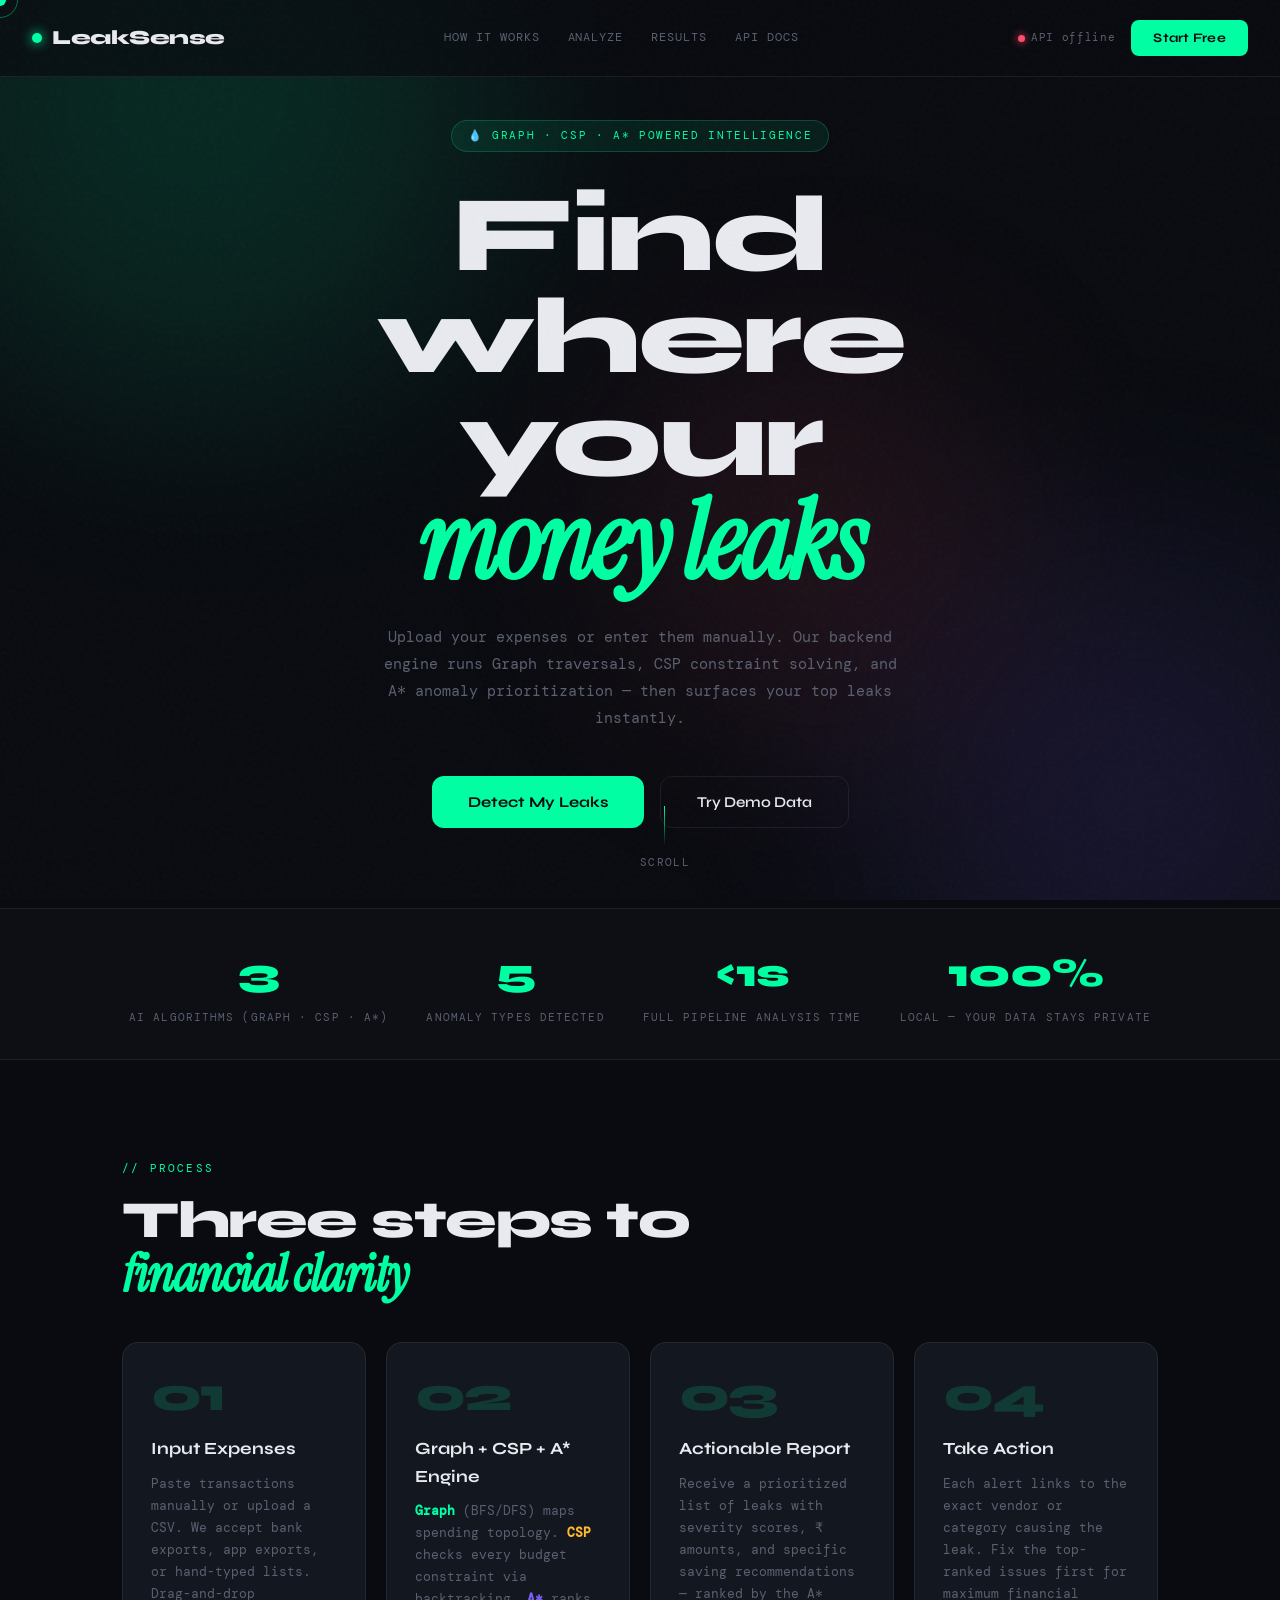
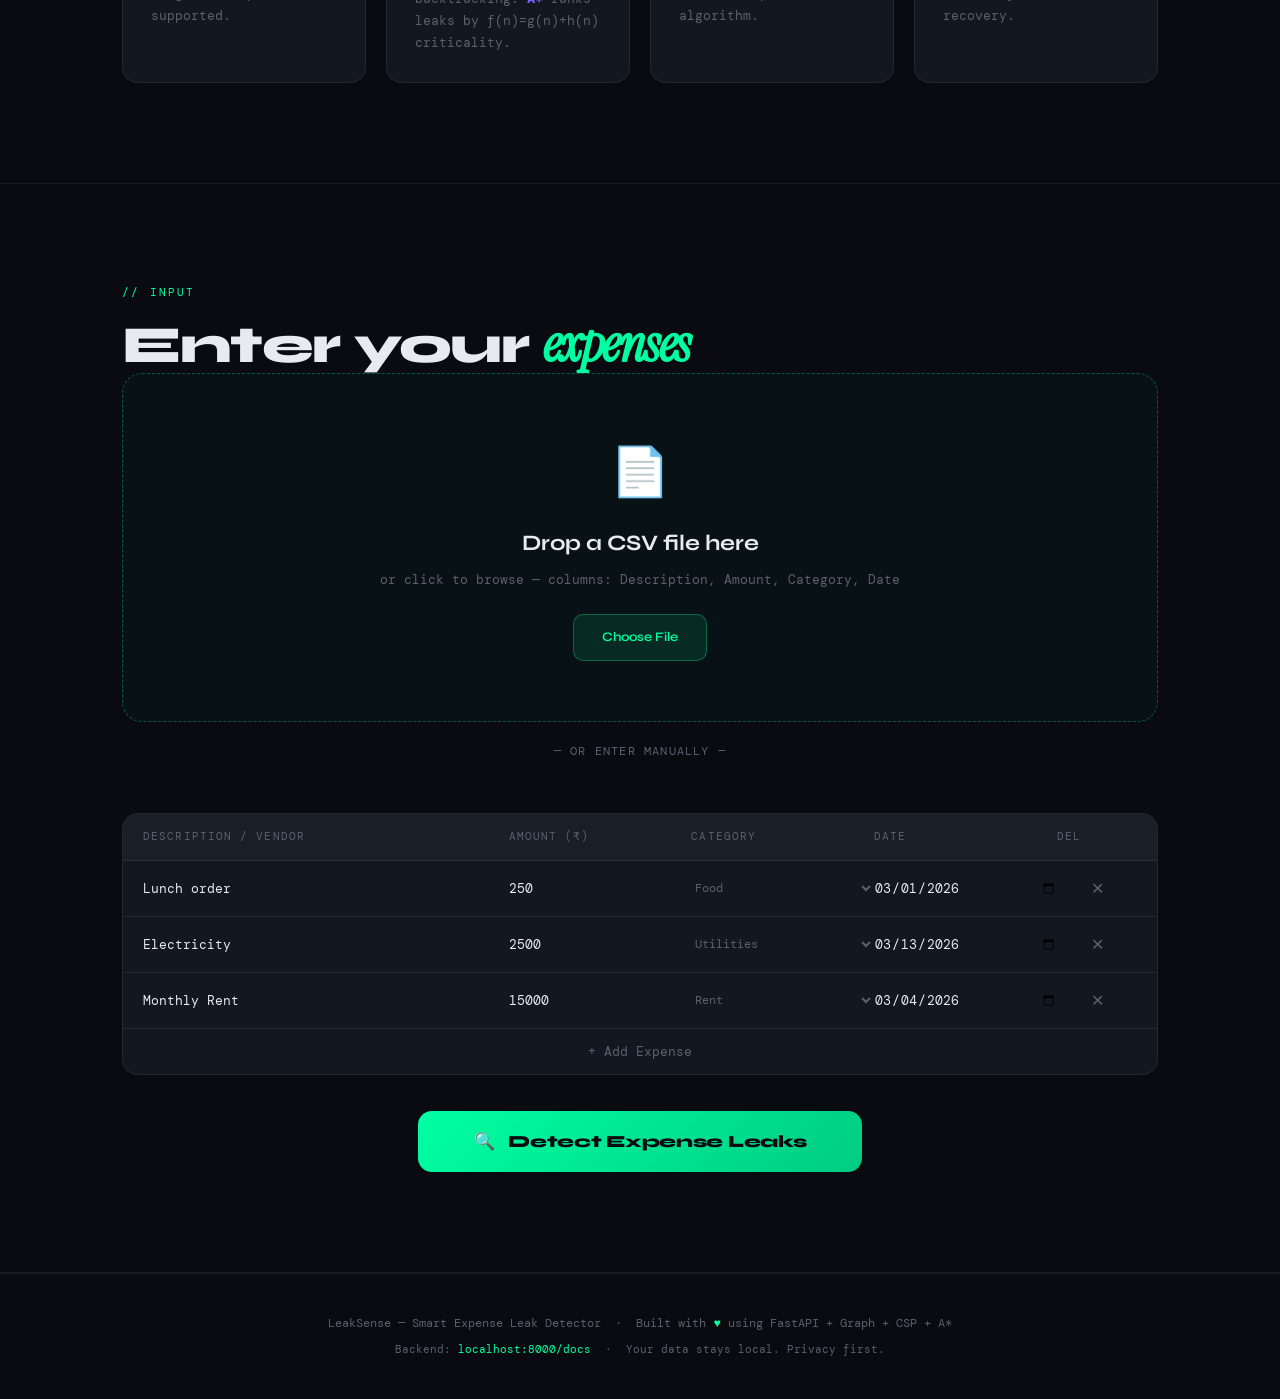
<file: Smart Expense Detector/frontend/index.html>
<!DOCTYPE html>
<html lang="en">
<head>
  <meta charset="UTF-8"/>
  <meta name="viewport" content="width=device-width, initial-scale=1.0"/>
  <title>LeakSense — Smart Expense Leak Detector</title>
  <meta name="description" content="AI-powered expense leak detector. Upload your expenses, run Graph + CSP + A* analysis, and find hidden spending patterns instantly."/>
  <link rel="preconnect" href="https://fonts.googleapis.com"/>
  <link href="https://fonts.googleapis.com/css2?family=Syne:wght@400;600;700;800&family=DM+Mono:ital,wght@0,300;0,400;1,300&family=Instrument+Serif:ital@0;1&display=swap" rel="stylesheet"/>
  <link rel="stylesheet" href="style.css"/>
</head>
<body>

<!-- Custom cursor -->
<div id="cursor"></div>
<div id="cursor-ring"></div>

<!-- Background mesh -->
<div class="mesh">
  <div class="mesh-blob mb1"></div>
  <div class="mesh-blob mb2"></div>
  <div class="mesh-blob mb3"></div>
</div>

<!-- Loading overlay -->
<div class="loading-overlay" id="loadingOverlay">
  <div class="loader-ring"></div>
  <div class="loading-text">Detecting leaks…</div>
  <div class="loading-sub">running expense analysis engine</div>
  <div class="loading-stage" id="loadingStage"></div>
</div>

<!-- Toast notification -->
<div class="toast" id="toast">
  <div class="toast-dot"></div>
  <span id="toastMsg">Row added.</span>
</div>

<!-- ══════════════ NAV ══════════════ -->
<nav>
  <div class="logo">
    <div class="logo-dot"></div>
    LeakSense
  </div>
  <div class="nav-links">
    <a href="#how">How it works</a>
    <a href="#analyze">Analyze</a>
    <a href="#results">Results</a>
    <a href="http://localhost:8000/docs" target="_blank" rel="noopener">API Docs</a>
  </div>
  <div style="display:flex;align-items:center;gap:16px;">
    <div class="api-status">
      <div class="api-dot" id="apiDot"></div>
      <span id="apiTxt">checking…</span>
    </div>
    <button class="nav-cta" onclick="scrollToAnalyze()">Start Free</button>
  </div>
</nav>

<!-- ══════════════ HERO ══════════════ -->
<section class="hero">
  <div class="hero-eyebrow">💧 Graph · CSP · A* powered intelligence</div>
  <h1 class="hero-title">Find where your<br/><em>money leaks</em></h1>
  <p class="hero-sub">Upload your expenses or enter them manually. Our backend engine runs Graph traversals, CSP constraint solving, and A* anomaly prioritization — then surfaces your top leaks instantly.</p>
  <div class="hero-actions">
    <button class="btn-primary" onclick="scrollToAnalyze()">Detect My Leaks</button>
    <button class="btn-ghost" onclick="loadDemo()">Try Demo Data</button>
  </div>
  <div class="hero-scroll">
    <div class="scroll-line"></div>
    SCROLL
  </div>
</section>

<!-- ══════════════ STATS BAND ══════════════ -->
<div class="stats-band">
  <div class="stats-inner">
    <div class="stat-item">
      <div class="stat-num">3</div>
      <div class="stat-label">AI Algorithms (Graph · CSP · A*)</div>
    </div>
    <div class="stat-item">
      <div class="stat-num">5</div>
      <div class="stat-label">Anomaly types detected</div>
    </div>
    <div class="stat-item">
      <div class="stat-num">&lt;1s</div>
      <div class="stat-label">Full pipeline analysis time</div>
    </div>
    <div class="stat-item">
      <div class="stat-num">100%</div>
      <div class="stat-label">Local — your data stays private</div>
    </div>
  </div>
</div>

<!-- ══════════════ HOW IT WORKS ══════════════ -->
<section class="section" id="how">
  <div class="container">
    <div class="section-tag">// Process</div>
    <h2 class="section-title">Three steps to <em>financial clarity</em></h2>
    <div class="how-grid">
      <div class="how-card">
        <div class="how-num">01</div>
        <div class="how-title">Input Expenses</div>
        <div class="how-desc">Paste transactions manually or upload a CSV. We accept bank exports, app exports, or hand-typed lists. Drag-and-drop supported.</div>
      </div>
      <div class="how-card">
        <div class="how-num">02</div>
        <div class="how-title">Graph + CSP + A* Engine</div>
        <div class="how-desc">
          <strong style="color:var(--accent)">Graph</strong> (BFS/DFS) maps spending topology.
          <strong style="color:var(--warn)">CSP</strong> checks every budget constraint via backtracking.
          <strong style="color:var(--accent3)">A*</strong> ranks leaks by f(n)=g(n)+h(n) criticality.
        </div>
      </div>
      <div class="how-card">
        <div class="how-num">03</div>
        <div class="how-title">Actionable Report</div>
        <div class="how-desc">Receive a prioritized list of leaks with severity scores, ₹ amounts, and specific saving recommendations — ranked by the A* algorithm.</div>
      </div>
      <div class="how-card">
        <div class="how-num">04</div>
        <div class="how-title">Take Action</div>
        <div class="how-desc">Each alert links to the exact vendor or category causing the leak. Fix the top-ranked issues first for maximum financial recovery.</div>
      </div>
    </div>
  </div>
</section>

<div class="divider"></div>

<!-- ══════════════ ANALYZE SECTION ══════════════ -->
<section class="section" id="analyze">
  <div class="container">
    <div class="section-tag">// Input</div>
    <h2 class="section-title">Enter your <em>expenses</em></h2>

    <!-- Upload zone -->
    <div class="upload-zone" id="uploadZone" onclick="document.getElementById('fileInput').click()">
      <span class="upload-icon">📄</span>
      <div class="upload-title">Drop a CSV file here</div>
      <div class="upload-sub">or click to browse — columns: Description, Amount, Category, Date</div>
      <label class="upload-btn" for="fileInput">Choose File</label>
      <input type="file" id="fileInput" accept=".csv" onchange="handleCSV(this)"/>
    </div>

    <div style="text-align:center;color:var(--muted);padding:20px 0;font-size:12px;letter-spacing:.1em">— OR ENTER MANUALLY —</div>

    <!-- Manual entry table -->
    <div class="expense-table-wrap">
      <div class="expense-table-head">
        <span>Description / Vendor</span>
        <span>Amount (₹)</span>
        <span class="col-cat">Category</span>
        <span class="col-date">Date</span>
        <span>Del</span>
      </div>
      <div id="expenseRows"></div>
      <button class="add-row-btn" onclick="addRow()">+ Add Expense</button>
    </div>

    <!-- Error banner -->
    <div class="error-banner" id="errorBanner"></div>

    <div class="analyze-wrap">
      <button class="analyze-btn" id="analyzeBtn" onclick="analyzeExpenses()">
        🔍 &nbsp; Detect Expense Leaks
      </button>
    </div>
  </div>
</section>

<!-- ══════════════ RESULTS ══════════════ -->
<section class="section" id="results">
  <div class="container" id="resultsContainer"></div>
</section>

<div class="divider"></div>

<!-- ══════════════ FOOTER ══════════════ -->
<footer>
  <p>LeakSense — Smart Expense Leak Detector &nbsp;·&nbsp; Built with <span>♥</span> using FastAPI + Graph + CSP + A*</p>
  <p style="margin-top:8px;font-size:11px">Backend: <a href="http://localhost:8000/docs" target="_blank" style="color:var(--accent);text-decoration:none">localhost:8000/docs</a> &nbsp;·&nbsp; Your data stays local. Privacy first.</p>
</footer>

<script src="app.js"></script>
</body>
</html>
</file>
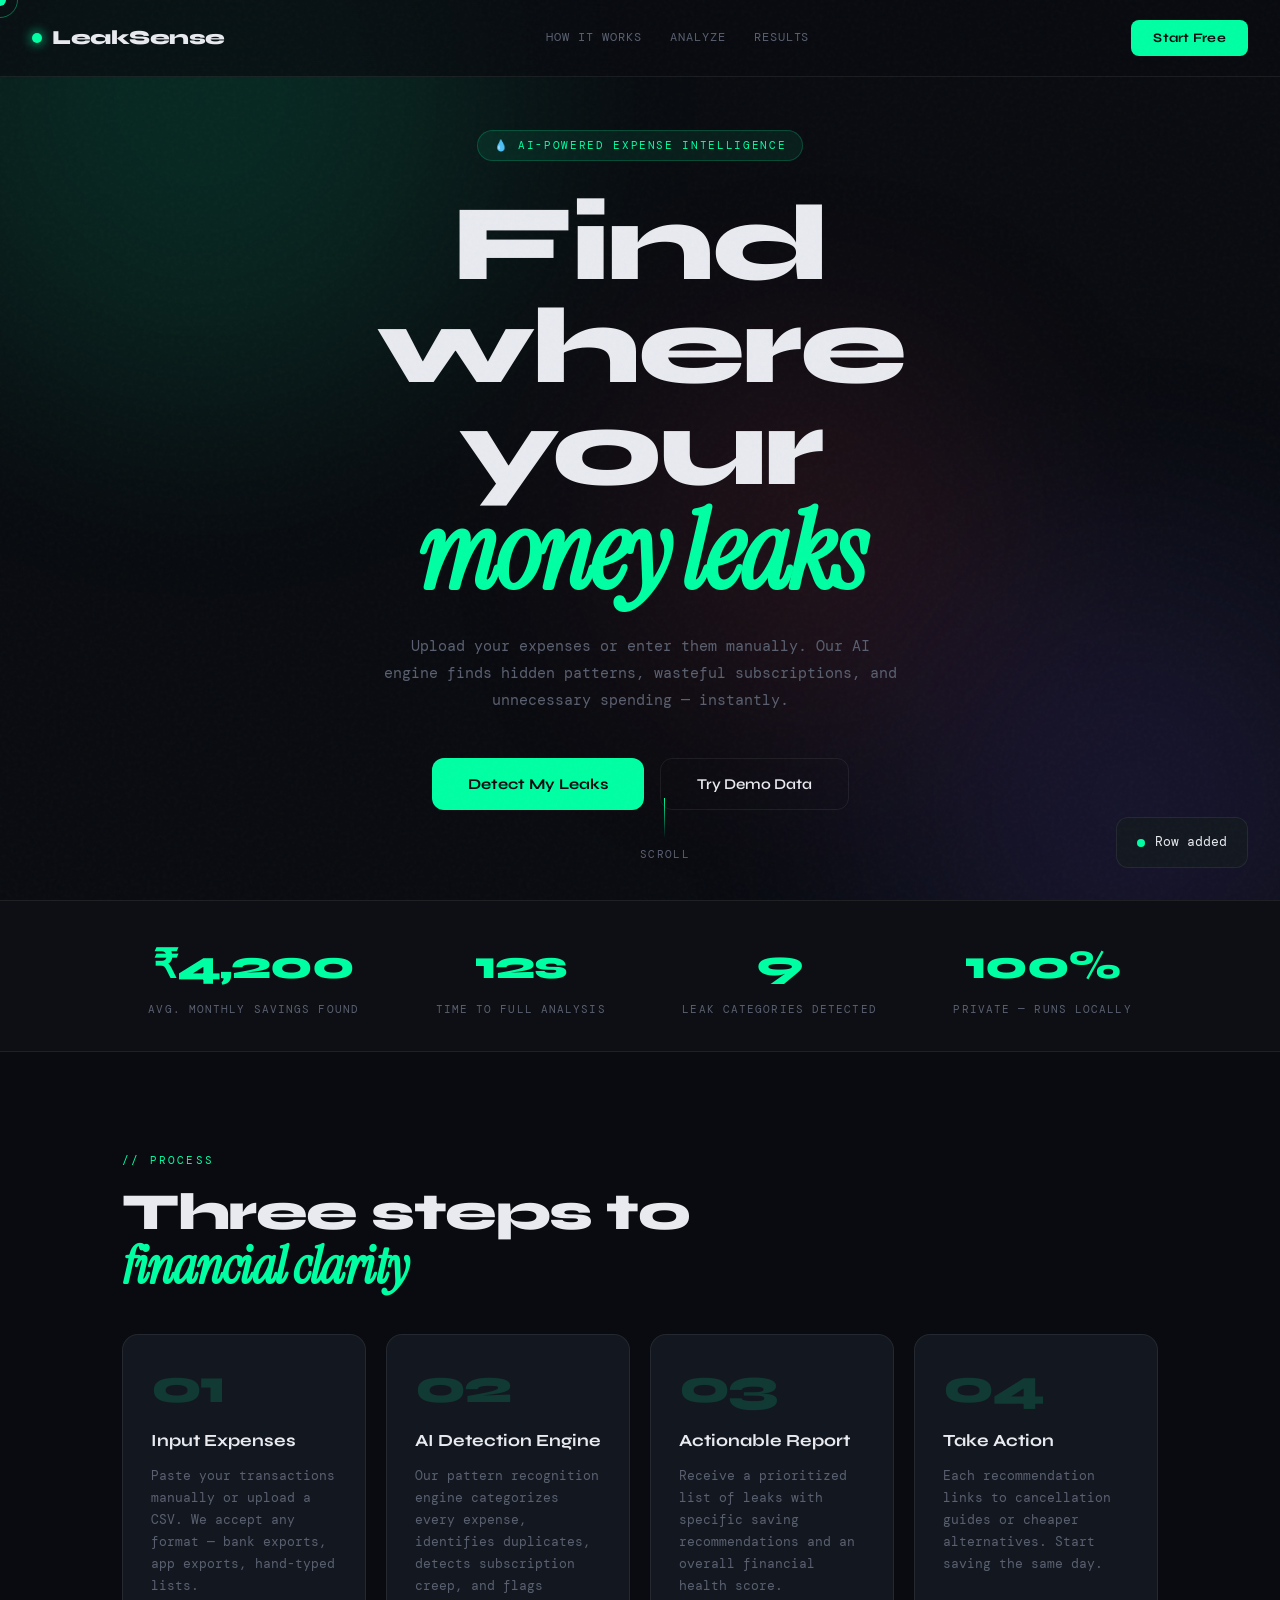
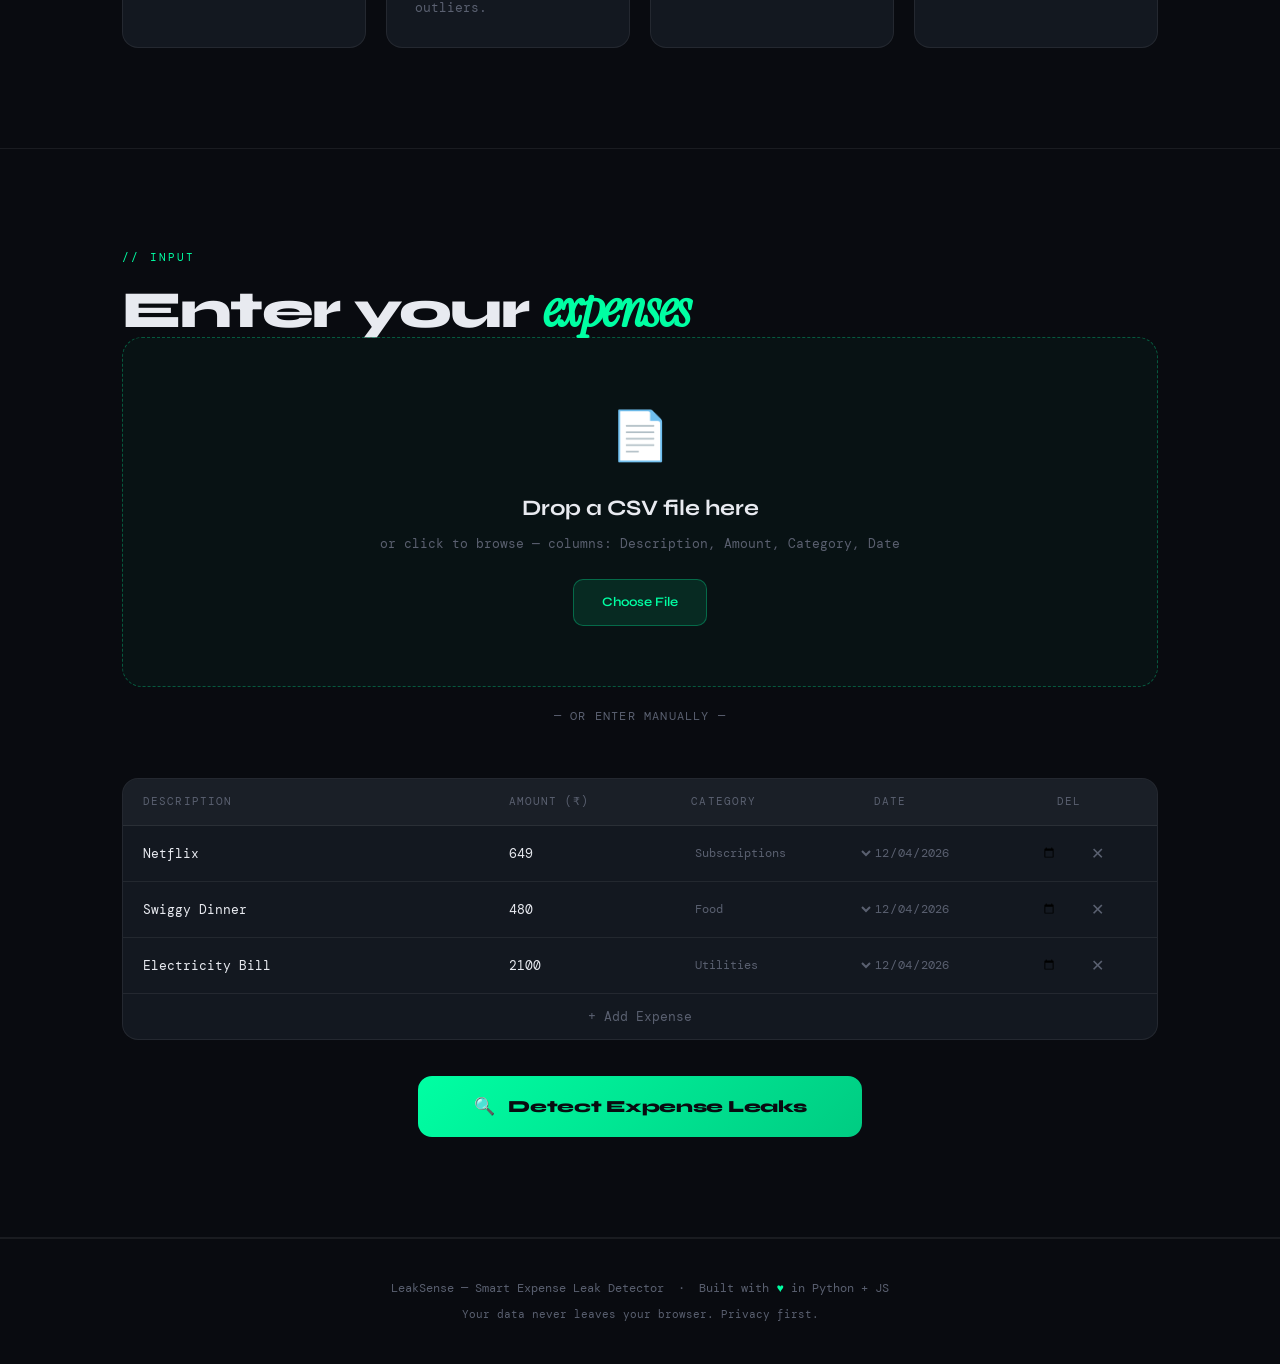
<file: Smart Expense Detector/frontend/moneyLeak.html>
<!DOCTYPE html>
<html lang="en">
<head>
<meta charset="UTF-8" />
<meta name="viewport" content="width=device-width, initial-scale=1.0"/>
<title>LeakSense — Smart Expense Leak Detector</title>
<link href="https://fonts.googleapis.com/css2?family=Syne:wght@400;600;700;800&family=DM+Mono:ital,wght@0,300;0,400;1,300&family=Instrument+Serif:ital@0;1&display=swap" rel="stylesheet"/>
<style>
  :root {
    --bg: #090b10;
    --surface: #0f1219;
    --card: #131820;
    --border: rgba(255,255,255,0.07);
    --accent: #00ffa3;
    --accent2: #ff4d6d;
    --accent3: #7b61ff;
    --warn: #ffb830;
    --text: #e8eaf0;
    --muted: #5a6070;
    --font-head: 'Syne', sans-serif;
    --font-body: 'DM Mono', monospace;
    --font-serif: 'Instrument Serif', serif;
    --radius: 16px;
    --glow: 0 0 40px rgba(0,255,163,0.15);
  }

  *, *::before, *::after { box-sizing: border-box; margin: 0; padding: 0; }

  html { scroll-behavior: smooth; }

  body {
    background: var(--bg);
    color: var(--text);
    font-family: var(--font-body);
    font-size: 14px;
    line-height: 1.6;
    overflow-x: hidden;
    cursor: none;
  }

  /* ── Custom cursor ── */
  #cursor {
    width: 12px; height: 12px;
    background: var(--accent);
    border-radius: 50%;
    position: fixed; top: 0; left: 0;
    pointer-events: none; z-index: 9999;
    transform: translate(-50%,-50%);
    transition: width .2s, height .2s, background .2s;
    mix-blend-mode: screen;
  }
  #cursor-ring {
    width: 36px; height: 36px;
    border: 1.5px solid rgba(0,255,163,0.4);
    border-radius: 50%;
    position: fixed; top: 0; left: 0;
    pointer-events: none; z-index: 9998;
    transform: translate(-50%,-50%);
    transition: all .15s ease;
  }
  body:has(button:hover) #cursor, body:has(a:hover) #cursor { width: 20px; height: 20px; background: var(--accent2); }

  /* ── Noise overlay ── */
  body::before {
    content: '';
    position: fixed; inset: 0;
    background-image: url("data:image/svg+xml,%3Csvg viewBox='0 0 256 256' xmlns='http://www.w3.org/2000/svg'%3E%3Cfilter id='noise'%3E%3CfeTurbulence type='fractalNoise' baseFrequency='0.9' numOctaves='4' stitchTiles='stitch'/%3E%3C/filter%3E%3Crect width='100%25' height='100%25' filter='url(%23noise)' opacity='0.04'/%3E%3C/svg%3E");
    pointer-events: none; z-index: 1000; opacity: 0.6;
  }

  /* ── Background mesh ── */
  .mesh {
    position: fixed; inset: 0; z-index: 0; pointer-events: none;
    overflow: hidden;
  }
  .mesh-blob {
    position: absolute; border-radius: 50%;
    filter: blur(120px); opacity: 0.12;
  }
  .mb1 { width: 600px; height: 600px; background: var(--accent); top: -200px; left: -100px; animation: drift1 18s ease-in-out infinite; }
  .mb2 { width: 500px; height: 500px; background: var(--accent3); bottom: -150px; right: -100px; animation: drift2 22s ease-in-out infinite; }
  .mb3 { width: 350px; height: 350px; background: var(--accent2); top: 40%; left: 50%; animation: drift3 14s ease-in-out infinite; }

  @keyframes drift1 { 0%,100%{transform:translate(0,0)} 50%{transform:translate(60px,40px)} }
  @keyframes drift2 { 0%,100%{transform:translate(0,0)} 50%{transform:translate(-50px,-60px)} }
  @keyframes drift3 { 0%,100%{transform:translate(-50%,-50%)} 50%{transform:translate(-45%,-55%)} }

  /* ── Layout ── */
  .container { max-width: 1100px; margin: 0 auto; padding: 0 32px; position: relative; z-index: 2; }

  /* ── NAV ── */
  nav {
    position: fixed; top: 0; left: 0; right: 0; z-index: 500;
    padding: 20px 32px;
    display: flex; align-items: center; justify-content: space-between;
    background: rgba(9,11,16,0.7);
    backdrop-filter: blur(20px);
    border-bottom: 1px solid var(--border);
  }
  .logo {
    font-family: var(--font-head);
    font-size: 20px; font-weight: 800;
    letter-spacing: -0.5px;
    display: flex; align-items: center; gap: 10px;
  }
  .logo-dot {
    width: 10px; height: 10px; background: var(--accent);
    border-radius: 50%;
    box-shadow: 0 0 12px var(--accent);
    animation: pulse 2s ease-in-out infinite;
  }
  @keyframes pulse { 0%,100%{opacity:1;transform:scale(1)} 50%{opacity:.6;transform:scale(1.3)} }

  .nav-links { display: flex; gap: 28px; }
  .nav-links a {
    color: var(--muted); text-decoration: none; font-size: 12px;
    letter-spacing: 0.08em; text-transform: uppercase;
    transition: color .2s;
  }
  .nav-links a:hover { color: var(--accent); }

  .nav-cta {
    background: var(--accent); color: #090b10;
    border: none; padding: 10px 22px; border-radius: 8px;
    font-family: var(--font-head); font-weight: 700; font-size: 13px;
    cursor: none; transition: all .2s;
    letter-spacing: 0.02em;
  }
  .nav-cta:hover { background: #fff; transform: translateY(-1px); box-shadow: 0 8px 24px rgba(0,255,163,0.3); }

  /* ── HERO ── */
  .hero {
    min-height: 100vh;
    display: flex; flex-direction: column; align-items: center; justify-content: center;
    text-align: center; padding: 120px 32px 80px;
    position: relative; z-index: 2;
  }
  .hero-eyebrow {
    display: inline-flex; align-items: center; gap: 8px;
    background: rgba(0,255,163,0.08);
    border: 1px solid rgba(0,255,163,0.2);
    padding: 6px 16px; border-radius: 100px;
    font-size: 11px; letter-spacing: 0.15em; text-transform: uppercase;
    color: var(--accent); margin-bottom: 32px;
    animation: fadeUp .6s ease both;
  }
  .hero-title {
    font-family: var(--font-head);
    font-size: clamp(52px, 9vw, 108px);
    font-weight: 800; line-height: 0.95;
    letter-spacing: -3px;
    animation: fadeUp .6s .1s ease both;
    max-width: 900px;
  }
  .hero-title em {
    font-style: italic; font-family: var(--font-serif);
    color: var(--accent);
  }
  .hero-sub {
    max-width: 520px; margin: 28px auto 0;
    font-size: 15px; color: var(--muted); line-height: 1.8;
    animation: fadeUp .6s .2s ease both;
  }
  .hero-actions {
    display: flex; gap: 16px; margin-top: 44px; flex-wrap: wrap; justify-content: center;
    animation: fadeUp .6s .3s ease both;
  }
  .btn-primary {
    background: var(--accent); color: #090b10;
    border: none; padding: 16px 36px; border-radius: 12px;
    font-family: var(--font-head); font-weight: 700; font-size: 15px;
    cursor: none; transition: all .25s;
  }
  .btn-primary:hover { transform: translateY(-3px); box-shadow: 0 16px 40px rgba(0,255,163,0.35); }
  .btn-ghost {
    background: transparent; color: var(--text);
    border: 1px solid var(--border); padding: 16px 36px; border-radius: 12px;
    font-family: var(--font-head); font-weight: 600; font-size: 15px;
    cursor: none; transition: all .25s;
  }
  .btn-ghost:hover { border-color: rgba(255,255,255,0.25); background: rgba(255,255,255,0.04); }

  .hero-scroll {
    position: absolute; bottom: 36px; left: 50%; transform: translateX(-50%);
    display: flex; flex-direction: column; align-items: center; gap: 8px;
    color: var(--muted); font-size: 11px; letter-spacing: 0.12em;
    animation: fadeUp .6s .5s ease both;
  }
  .scroll-line {
    width: 1px; height: 40px; background: linear-gradient(to bottom, var(--accent), transparent);
    animation: scrollLine 2s ease-in-out infinite;
  }
  @keyframes scrollLine { 0%,100%{opacity:0;transform:scaleY(0);transform-origin:top} 50%{opacity:1;transform:scaleY(1)} }

  @keyframes fadeUp { from{opacity:0;transform:translateY(24px)} to{opacity:1;transform:translateY(0)} }

  /* ── STATS BAND ── */
  .stats-band {
    position: relative; z-index: 2;
    border-top: 1px solid var(--border);
    border-bottom: 1px solid var(--border);
    background: rgba(255,255,255,0.02);
    padding: 32px 0;
    overflow: hidden;
  }
  .stats-inner {
    display: flex; justify-content: space-around; flex-wrap: wrap; gap: 24px;
    max-width: 1100px; margin: 0 auto; padding: 0 32px;
  }
  .stat-item { text-align: center; }
  .stat-num {
    font-family: var(--font-head); font-size: 40px; font-weight: 800;
    color: var(--accent); letter-spacing: -1px;
  }
  .stat-label { font-size: 11px; color: var(--muted); letter-spacing: 0.1em; text-transform: uppercase; margin-top: 4px; }

  /* ── SECTION TITLES ── */
  .section { padding: 100px 0; position: relative; z-index: 2; }
  .section-tag {
    font-size: 11px; letter-spacing: 0.2em; text-transform: uppercase;
    color: var(--accent); margin-bottom: 16px;
  }
  .section-title {
    font-family: var(--font-head); font-size: clamp(32px,5vw,52px);
    font-weight: 800; letter-spacing: -1.5px; line-height: 1.05;
    max-width: 640px;
  }
  .section-title em { font-family: var(--font-serif); font-style: italic; color: var(--accent); }

  /* ── UPLOAD SECTION ── */
  .upload-zone {
    border: 1.5px dashed rgba(0,255,163,0.3);
    border-radius: 20px; padding: 60px 40px;
    text-align: center;
    background: rgba(0,255,163,0.03);
    transition: all .3s;
    cursor: none;
    position: relative; overflow: hidden;
  }
  .upload-zone::before {
    content: '';
    position: absolute; inset: 0;
    background: radial-gradient(ellipse at center, rgba(0,255,163,0.05) 0%, transparent 70%);
    opacity: 0; transition: opacity .3s;
  }
  .upload-zone:hover { border-color: var(--accent); background: rgba(0,255,163,0.06); }
  .upload-zone:hover::before { opacity: 1; }
  .upload-icon { font-size: 48px; margin-bottom: 16px; display: block; }
  .upload-title { font-family: var(--font-head); font-size: 22px; font-weight: 700; margin-bottom: 8px; }
  .upload-sub { color: var(--muted); font-size: 13px; margin-bottom: 24px; }
  #fileInput { display: none; }
  .upload-btn {
    display: inline-block;
    background: rgba(0,255,163,0.1);
    border: 1px solid rgba(0,255,163,0.3);
    color: var(--accent); padding: 12px 28px; border-radius: 10px;
    font-family: var(--font-head); font-weight: 600; font-size: 13px;
    cursor: none; transition: all .2s;
  }
  .upload-btn:hover { background: var(--accent); color: #090b10; }

  /* ── MANUAL ENTRY TABLE ── */
  .expense-table-wrap {
    background: var(--card); border: 1px solid var(--border);
    border-radius: var(--radius); overflow: hidden; margin-top: 32px;
  }
  .expense-table-head {
    display: grid; grid-template-columns: 2fr 1fr 1fr 1fr 80px;
    padding: 14px 20px; background: rgba(255,255,255,0.03);
    font-size: 11px; letter-spacing: 0.1em; text-transform: uppercase; color: var(--muted);
    border-bottom: 1px solid var(--border);
  }
  .expense-row {
    display: grid; grid-template-columns: 2fr 1fr 1fr 1fr 80px;
    padding: 14px 20px; border-bottom: 1px solid var(--border);
    align-items: center; transition: background .2s;
    animation: rowIn .3s ease both;
  }
  @keyframes rowIn { from{opacity:0;transform:translateX(-10px)} to{opacity:1;transform:translateX(0)} }
  .expense-row:hover { background: rgba(255,255,255,0.02); }
  .expense-row:last-child { border-bottom: none; }
  .expense-row input {
    background: transparent; border: none; color: var(--text);
    font-family: var(--font-body); font-size: 13px; width: 100%;
    outline: none; padding: 4px 0;
  }
  .expense-row input::placeholder { color: var(--muted); }
  .expense-row input:focus { border-bottom: 1px solid var(--accent); }
  .tag-badge {
    display: inline-block; padding: 3px 10px; border-radius: 20px;
    font-size: 10px; font-weight: 600; letter-spacing: 0.05em;
    text-transform: uppercase;
  }
  .tag-food { background: rgba(255,184,48,0.15); color: var(--warn); }
  .tag-sub  { background: rgba(123,97,255,0.15); color: var(--accent3); }
  .tag-util { background: rgba(0,255,163,0.12); color: var(--accent); }
  .tag-misc { background: rgba(255,77,109,0.15); color: var(--accent2); }
  .tag-trans { background: rgba(100,200,255,0.15); color: #64c8ff; }

  .delete-btn {
    background: none; border: none; color: var(--muted); cursor: none;
    font-size: 16px; transition: color .2s; padding: 4px 8px; border-radius: 6px;
  }
  .delete-btn:hover { color: var(--accent2); background: rgba(255,77,109,0.1); }

  .add-row-btn {
    width: 100%; padding: 14px; background: none; border: none; border-top: 1px solid var(--border);
    color: var(--muted); font-family: var(--font-body); font-size: 13px;
    cursor: none; transition: all .2s; display: flex; align-items: center; gap: 8px; justify-content: center;
  }
  .add-row-btn:hover { color: var(--accent); background: rgba(0,255,163,0.03); }

  /* ── ANALYZE BTN ── */
  .analyze-wrap { display: flex; justify-content: center; margin-top: 36px; }
  .analyze-btn {
    position: relative;
    background: linear-gradient(135deg, var(--accent), #00cc82);
    color: #090b10; border: none; padding: 20px 56px; border-radius: 14px;
    font-family: var(--font-head); font-weight: 800; font-size: 17px;
    cursor: none; transition: all .3s; letter-spacing: -0.3px;
    overflow: hidden;
  }
  .analyze-btn::before {
    content: '';
    position: absolute; inset: 0;
    background: linear-gradient(135deg, transparent 40%, rgba(255,255,255,0.2));
    opacity: 0; transition: opacity .3s;
  }
  .analyze-btn:hover { transform: translateY(-4px); box-shadow: 0 20px 60px rgba(0,255,163,0.4); }
  .analyze-btn:hover::before { opacity: 1; }
  .analyze-btn:active { transform: translateY(-1px); }

  /* ── LOADING ── */
  .loading-overlay {
    display: none; position: fixed; inset: 0;
    background: rgba(9,11,16,0.92); z-index: 800;
    flex-direction: column; align-items: center; justify-content: center; gap: 24px;
    backdrop-filter: blur(12px);
  }
  .loading-overlay.active { display: flex; }
  .loader-ring {
    width: 64px; height: 64px;
    border: 2px solid rgba(0,255,163,0.15);
    border-top-color: var(--accent);
    border-radius: 50%;
    animation: spin 0.9s linear infinite;
  }
  @keyframes spin { to { transform: rotate(360deg); } }
  .loading-text { font-family: var(--font-head); font-size: 18px; font-weight: 700; }
  .loading-sub { color: var(--muted); font-size: 12px; letter-spacing: 0.1em; }

  /* ── RESULTS ── */
  #results { display: none; }
  #results.visible { display: block; animation: fadeUp .5s ease; }

  /* ── SCORE CARD ── */
  .score-hero {
    display: flex; align-items: center; gap: 40px; flex-wrap: wrap;
    background: var(--card); border: 1px solid var(--border);
    border-radius: 24px; padding: 44px; margin-bottom: 32px;
    position: relative; overflow: hidden;
  }
  .score-hero::before {
    content: '';
    position: absolute; top: -80px; right: -80px;
    width: 280px; height: 280px; border-radius: 50%;
    background: radial-gradient(circle, rgba(0,255,163,0.08) 0%, transparent 70%);
  }
  .score-ring-wrap { flex-shrink: 0; }
  .score-svg { width: 140px; height: 140px; }
  .score-ring-bg { fill: none; stroke: rgba(255,255,255,0.06); stroke-width: 10; }
  .score-ring-fg { fill: none; stroke-width: 10; stroke-linecap: round;
    transform: rotate(-90deg); transform-origin: 50% 50%;
    transition: stroke-dashoffset 1.2s cubic-bezier(0.34,1.56,0.64,1);
  }
  .score-center { font-family: var(--font-head); font-size: 32px; font-weight: 800; }
  .score-center-label { font-size: 11px; fill: #5a6070; }
  .score-info { flex: 1; }
  .score-grade {
    font-family: var(--font-head); font-size: 64px; font-weight: 800;
    letter-spacing: -2px; line-height: 1;
  }
  .score-verdict { font-size: 18px; color: var(--muted); margin-top: 8px; font-style: italic; font-family: var(--font-serif); }
  .score-meta { display: flex; gap: 32px; margin-top: 24px; flex-wrap: wrap; }
  .score-meta-item .label { font-size: 11px; color: var(--muted); text-transform: uppercase; letter-spacing: 0.1em; }
  .score-meta-item .value { font-family: var(--font-head); font-size: 22px; font-weight: 700; margin-top: 4px; }

  /* ── LEAK CARDS ── */
  .leaks-grid { display: grid; grid-template-columns: repeat(auto-fill,minmax(300px,1fr)); gap: 20px; margin-top: 28px; }
  .leak-card {
    background: var(--card); border: 1px solid var(--border);
    border-radius: var(--radius); padding: 24px;
    position: relative; overflow: hidden;
    transition: transform .25s, border-color .25s;
    animation: fadeUp .5s ease both;
  }
  .leak-card:hover { transform: translateY(-4px); border-color: rgba(255,255,255,0.15); }
  .leak-card::before {
    content: ''; position: absolute; left: 0; top: 0; bottom: 0; width: 3px;
  }
  .leak-high::before { background: var(--accent2); }
  .leak-med::before  { background: var(--warn); }
  .leak-low::before  { background: var(--accent3); }
  .leak-severity {
    font-size: 10px; letter-spacing: 0.15em; text-transform: uppercase; font-weight: 600;
    margin-bottom: 12px; display: flex; align-items: center; gap: 6px;
  }
  .sev-dot { width: 6px; height: 6px; border-radius: 50%; }
  .leak-high .sev-dot { background: var(--accent2); box-shadow: 0 0 8px var(--accent2); }
  .leak-med  .sev-dot { background: var(--warn);   box-shadow: 0 0 8px var(--warn); }
  .leak-low  .sev-dot { background: var(--accent3); }
  .leak-name { font-family: var(--font-head); font-size: 17px; font-weight: 700; margin-bottom: 6px; }
  .leak-amount { font-size: 28px; font-family: var(--font-head); font-weight: 800; letter-spacing: -1px; margin-bottom: 8px; }
  .leak-high .leak-amount { color: var(--accent2); }
  .leak-med  .leak-amount { color: var(--warn); }
  .leak-low  .leak-amount { color: var(--accent3); }
  .leak-tip { font-size: 12px; color: var(--muted); line-height: 1.7; border-top: 1px solid var(--border); padding-top: 12px; margin-top: 12px; }
  .leak-saving { font-size: 11px; margin-top: 10px; color: var(--accent); font-weight: 600; }

  /* ── CHART BARS ── */
  .chart-wrap {
    background: var(--card); border: 1px solid var(--border);
    border-radius: var(--radius); padding: 32px; margin-top: 28px;
  }
  .chart-title { font-family: var(--font-head); font-size: 16px; font-weight: 700; margin-bottom: 28px; }
  .bar-chart { display: flex; flex-direction: column; gap: 14px; }
  .bar-row { display: grid; grid-template-columns: 120px 1fr 80px; align-items: center; gap: 16px; }
  .bar-label { font-size: 12px; color: var(--muted); text-align: right; }
  .bar-track { height: 8px; background: rgba(255,255,255,0.05); border-radius: 4px; overflow: hidden; }
  .bar-fill { height: 100%; border-radius: 4px; transition: width 1.2s cubic-bezier(0.34,1.56,0.64,1); }
  .bar-val { font-family: var(--font-head); font-size: 13px; font-weight: 700; }

  /* ── AI SUMMARY ── */
  .ai-summary {
    background: linear-gradient(135deg, rgba(0,255,163,0.05) 0%, rgba(123,97,255,0.05) 100%);
    border: 1px solid rgba(0,255,163,0.15);
    border-radius: var(--radius); padding: 32px; margin-top: 28px;
    position: relative; overflow: hidden;
  }
  .ai-summary::before {
    content: '⬡';
    position: absolute; right: 24px; top: 16px;
    font-size: 80px; opacity: 0.04; line-height: 1;
  }
  .ai-badge {
    display: inline-flex; align-items: center; gap: 6px;
    background: rgba(0,255,163,0.1); border: 1px solid rgba(0,255,163,0.2);
    padding: 4px 12px; border-radius: 20px;
    font-size: 10px; letter-spacing: 0.15em; text-transform: uppercase; color: var(--accent);
    margin-bottom: 16px;
  }
  .ai-text { font-size: 15px; line-height: 1.85; color: #b8bcc8; }
  .ai-text strong { color: var(--text); font-weight: 600; }

  /* ── RECOMMENDATIONS ── */
  .rec-list { display: flex; flex-direction: column; gap: 12px; margin-top: 24px; }
  .rec-item {
    display: flex; align-items: flex-start; gap: 16px;
    background: var(--card); border: 1px solid var(--border);
    border-radius: 12px; padding: 20px;
    transition: all .2s; animation: fadeUp .4s ease both;
  }
  .rec-item:hover { border-color: rgba(255,255,255,0.15); transform: translateX(4px); }
  .rec-num {
    width: 32px; height: 32px; border-radius: 8px;
    background: rgba(0,255,163,0.1); border: 1px solid rgba(0,255,163,0.2);
    display: flex; align-items: center; justify-content: center;
    font-family: var(--font-head); font-weight: 800; font-size: 13px; color: var(--accent);
    flex-shrink: 0;
  }
  .rec-body .rec-title { font-family: var(--font-head); font-size: 15px; font-weight: 700; margin-bottom: 4px; }
  .rec-body .rec-desc { font-size: 12px; color: var(--muted); line-height: 1.6; }
  .rec-save { margin-top: 8px; font-size: 12px; color: var(--accent); font-weight: 600; }

  /* ── HOW IT WORKS ── */
  .how-grid { display: grid; grid-template-columns: repeat(auto-fill, minmax(240px,1fr)); gap: 20px; margin-top: 40px; }
  .how-card {
    background: var(--card); border: 1px solid var(--border);
    border-radius: var(--radius); padding: 28px;
    transition: all .25s;
  }
  .how-card:hover { border-color: rgba(255,255,255,0.15); transform: translateY(-4px); }
  .how-num {
    font-family: var(--font-head); font-size: 48px; font-weight: 800;
    color: rgba(0,255,163,0.15); line-height: 1; margin-bottom: 16px;
    letter-spacing: -2px;
  }
  .how-title { font-family: var(--font-head); font-size: 17px; font-weight: 700; margin-bottom: 10px; }
  .how-desc { color: var(--muted); font-size: 13px; line-height: 1.7; }

  /* ── FOOTER ── */
  footer {
    border-top: 1px solid var(--border);
    padding: 40px 32px; text-align: center;
    color: var(--muted); font-size: 12px;
    position: relative; z-index: 2;
  }
  footer span { color: var(--accent); }

  /* ── DIVIDER ── */
  .divider { height: 1px; background: var(--border); margin: 0; }

  /* ── TOAST ── */
  .toast {
    position: fixed; bottom: 32px; right: 32px; z-index: 900;
    background: var(--card); border: 1px solid var(--border);
    padding: 14px 20px; border-radius: 12px;
    font-size: 13px; display: flex; align-items: center; gap: 10px;
    transform: translateY(80px); opacity: 0; transition: all .3s;
    backdrop-filter: blur(10px);
  }
  .toast.show { transform: translateY(0); opacity: 1; }
  .toast-dot { width: 8px; height: 8px; border-radius: 50%; background: var(--accent); flex-shrink: 0; }

  /* ── Scrollbar ── */
  ::-webkit-scrollbar { width: 6px; }
  ::-webkit-scrollbar-track { background: var(--bg); }
  ::-webkit-scrollbar-thumb { background: rgba(255,255,255,0.08); border-radius: 3px; }
  ::-webkit-scrollbar-thumb:hover { background: rgba(0,255,163,0.3); }

  /* ── Responsive ── */
  @media(max-width:700px) {
    .expense-table-head, .expense-row { grid-template-columns: 2fr 1fr 60px; }
    .expense-table-head .col-cat, .expense-table-head .col-date,
    .expense-row .col-cat, .expense-row .col-date { display: none; }
    .hero-title { letter-spacing: -1.5px; }
    .score-hero { flex-direction: column; text-align: center; }
    .score-grade { font-size: 48px; }
  }
</style>
</head>
<body>

<div id="cursor"></div>
<div id="cursor-ring"></div>

<!-- Background -->
<div class="mesh">
  <div class="mesh-blob mb1"></div>
  <div class="mesh-blob mb2"></div>
  <div class="mesh-blob mb3"></div>
</div>

<!-- Loading -->
<div class="loading-overlay" id="loadingOverlay">
  <div class="loader-ring"></div>
  <div class="loading-text">Detecting leaks…</div>
  <div class="loading-sub">running expense analysis engine</div>
</div>

<!-- Toast -->
<div class="toast" id="toast">
  <div class="toast-dot"></div>
  <span id="toastMsg">Row added.</span>
</div>

<!-- NAV -->
<nav>
  <div class="logo">
    <div class="logo-dot"></div>
    LeakSense
  </div>
  <div class="nav-links">
    <a href="#how">How it works</a>
    <a href="#analyze">Analyze</a>
    <a href="#results">Results</a>
  </div>
  <button class="nav-cta" onclick="scrollToAnalyze()">Start Free</button>
</nav>

<!-- HERO -->
<section class="hero">
  <div class="hero-eyebrow">💧 AI-powered expense intelligence</div>
  <h1 class="hero-title">Find where your<br/><em>money leaks</em></h1>
  <p class="hero-sub">Upload your expenses or enter them manually. Our AI engine finds hidden patterns, wasteful subscriptions, and unnecessary spending — instantly.</p>
  <div class="hero-actions">
    <button class="btn-primary" onclick="scrollToAnalyze()">Detect My Leaks</button>
    <button class="btn-ghost" onclick="loadDemo()">Try Demo Data</button>
  </div>
  <div class="hero-scroll">
    <div class="scroll-line"></div>
    SCROLL
  </div>
</section>

<!-- STATS BAND -->
<div class="stats-band">
  <div class="stats-inner">
    <div class="stat-item">
      <div class="stat-num">₹4,200</div>
      <div class="stat-label">Avg. monthly savings found</div>
    </div>
    <div class="stat-item">
      <div class="stat-num">12s</div>
      <div class="stat-label">Time to full analysis</div>
    </div>
    <div class="stat-item">
      <div class="stat-num">9</div>
      <div class="stat-label">Leak categories detected</div>
    </div>
    <div class="stat-item">
      <div class="stat-num">100%</div>
      <div class="stat-label">Private — runs locally</div>
    </div>
  </div>
</div>

<!-- HOW IT WORKS -->
<section class="section" id="how">
  <div class="container">
    <div class="section-tag">// Process</div>
    <h2 class="section-title">Three steps to <em>financial clarity</em></h2>
    <div class="how-grid">
      <div class="how-card">
        <div class="how-num">01</div>
        <div class="how-title">Input Expenses</div>
        <div class="how-desc">Paste your transactions manually or upload a CSV. We accept any format — bank exports, app exports, hand-typed lists.</div>
      </div>
      <div class="how-card">
        <div class="how-num">02</div>
        <div class="how-title">AI Detection Engine</div>
        <div class="how-desc">Our pattern recognition engine categorizes every expense, identifies duplicates, detects subscription creep, and flags outliers.</div>
      </div>
      <div class="how-card">
        <div class="how-num">03</div>
        <div class="how-title">Actionable Report</div>
        <div class="how-desc">Receive a prioritized list of leaks with specific saving recommendations and an overall financial health score.</div>
      </div>
      <div class="how-card">
        <div class="how-num">04</div>
        <div class="how-title">Take Action</div>
        <div class="how-desc">Each recommendation links to cancellation guides or cheaper alternatives. Start saving the same day.</div>
      </div>
    </div>
  </div>
</section>

<div class="divider"></div>

<!-- ANALYZE SECTION -->
<section class="section" id="analyze">
  <div class="container">
    <div class="section-tag">// Input</div>
    <h2 class="section-title">Enter your <em>expenses</em></h2>

    <!-- Upload zone -->
    <div class="upload-zone" onclick="document.getElementById('fileInput').click()" id="uploadZone">
      <span class="upload-icon">📄</span>
      <div class="upload-title">Drop a CSV file here</div>
      <div class="upload-sub">or click to browse — columns: Description, Amount, Category, Date</div>
      <label class="upload-btn" for="fileInput">Choose File</label>
      <input type="file" id="fileInput" accept=".csv" onchange="handleCSV(this)"/>
    </div>

    <div style="text-align:center;color:var(--muted);padding:20px 0;font-size:12px;letter-spacing:.1em">— OR ENTER MANUALLY —</div>

    <!-- Manual Table -->
    <div class="expense-table-wrap">
      <div class="expense-table-head">
        <span>Description</span>
        <span>Amount (₹)</span>
        <span class="col-cat">Category</span>
        <span class="col-date">Date</span>
        <span>Del</span>
      </div>
      <div id="expenseRows"></div>
      <button class="add-row-btn" onclick="addRow()">+ Add Expense</button>
    </div>

    <div class="analyze-wrap">
      <button class="analyze-btn" onclick="analyzeExpenses()">
        🔍 &nbsp; Detect Expense Leaks
      </button>
    </div>
  </div>
</section>

<!-- RESULTS -->
<section class="section" id="results">
  <div class="container" id="resultsContainer"></div>
</section>

<div class="divider"></div>

<!-- FOOTER -->
<footer>
  <p>LeakSense — Smart Expense Leak Detector &nbsp;·&nbsp; Built with <span>♥</span> in Python + JS</p>
  <p style="margin-top:8px;font-size:11px">Your data never leaves your browser. Privacy first.</p>
</footer>

<script>
/* ── Cursor ── */
const cur = document.getElementById('cursor');
const ring = document.getElementById('cursor-ring');
let mx=0,my=0,rx=0,ry=0;
document.addEventListener('mousemove',e=>{
  mx=e.clientX; my=e.clientY;
  cur.style.left=mx+'px'; cur.style.top=my+'px';
});
(function animRing(){
  rx+=(mx-rx)*.12; ry+=(my-ry)*.12;
  ring.style.left=rx+'px'; ring.style.top=ry+'px';
  requestAnimationFrame(animRing);
})();

/* ── Data ── */
let expenses = [];
let rowId = 0;

const CATEGORIES = ['Food','Subscriptions','Utilities','Transport','Shopping','Entertainment','Healthcare','Others'];
const CAT_CLASS = { 'Food':'tag-food','Subscriptions':'tag-sub','Utilities':'tag-util','Transport':'tag-trans','Shopping':'tag-misc','Entertainment':'tag-misc','Healthcare':'tag-util','Others':'tag-misc' };

function scrollToAnalyze(){ document.getElementById('analyze').scrollIntoView({behavior:'smooth'}); }

/* ── Add row ── */
function addRow(desc='',amt='',cat='Others',date=''){
  const today = date || new Date().toISOString().split('T')[0];
  const id = ++rowId;
  const div = document.createElement('div');
  div.className = 'expense-row';
  div.id = 'row-'+id;
  div.innerHTML = `
    <input placeholder="e.g. Netflix subscription" value="${desc}" id="desc-${id}" oninput="updateExpense(${id})"/>
    <input placeholder="0" type="number" value="${amt}" id="amt-${id}" oninput="updateExpense(${id})"/>
    <select class="col-cat" id="cat-${id}" onchange="updateExpense(${id})" style="background:transparent;border:none;color:var(--muted);font-family:var(--font-body);font-size:12px;cursor:none;outline:none;width:100%">
      ${CATEGORIES.map(c=>`<option value="${c}" style="background:#131820" ${c===cat?'selected':''}>${c}</option>`).join('')}
    </select>
    <input class="col-date" type="date" value="${today}" id="date-${id}" oninput="updateExpense(${id})" style="background:transparent;border:none;color:var(--muted);font-family:var(--font-body);font-size:12px;cursor:none;outline:none;width:100%"/>
    <button class="delete-btn" onclick="deleteRow(${id})">✕</button>
  `;
  document.getElementById('expenseRows').appendChild(div);
  expenses.push({id, desc, amt:parseFloat(amt)||0, cat, date:today});
  if(desc) showToast('Row added');
}

function updateExpense(id){
  const i = expenses.findIndex(e=>e.id===id);
  if(i===-1) return;
  expenses[i].desc = document.getElementById('desc-'+id).value;
  expenses[i].amt  = parseFloat(document.getElementById('amt-'+id).value)||0;
  expenses[i].cat  = document.getElementById('cat-'+id).value;
  expenses[i].date = document.getElementById('date-'+id).value;
}

function deleteRow(id){
  document.getElementById('row-'+id)?.remove();
  expenses = expenses.filter(e=>e.id!==id);
  showToast('Row removed');
}

/* ── Demo data ── */
function loadDemo(){
  document.getElementById('expenseRows').innerHTML=''; expenses=[]; rowId=0;
  const demo = [
    ['Netflix','649','Subscriptions'],['Amazon Prime','299','Subscriptions'],
    ['Hotstar','899','Subscriptions'],['Spotify','119','Subscriptions'],
    ['Swiggy Dinner','480','Food'],['Zomato Lunch','320','Food'],
    ['Uber Eats','270','Food'],['Random Snacks','150','Food'],
    ['Electricity','2100','Utilities'],['Internet','999','Utilities'],
    ['Mobile Plan','799','Utilities'],['Gym Membership','1500','Subscriptions'],
    ['Cab to Office','650','Transport'],['Petrol','1800','Transport'],
    ['New Shoes','2999','Shopping'],['Online Impulse Buy','1799','Shopping'],
    ['Movie Tickets','700','Entertainment'],['Coffee x30','1800','Food'],
    ['Cloud Storage','130','Subscriptions'],['VPN Service','250','Subscriptions'],
  ];
  const now = new Date();
  demo.forEach(([d,a,c],i)=>{
    const dt = new Date(now); dt.setDate(dt.getDate()-i*1.5);
    addRow(d,a,c,dt.toISOString().split('T')[0]);
  });
  showToast('Demo data loaded! Hit Analyze →');
  document.getElementById('analyze').scrollIntoView({behavior:'smooth'});
}

/* ── CSV ── */
function handleCSV(input){
  const file = input.files[0]; if(!file) return;
  const reader = new FileReader();
  reader.onload = e => {
    const lines = e.target.result.split('\n').filter(Boolean);
    document.getElementById('expenseRows').innerHTML=''; expenses=[]; rowId=0;
    lines.slice(1).forEach(line=>{
      const cols = line.split(',').map(s=>s.trim().replace(/"/g,''));
      if(cols.length>=2) addRow(cols[0],cols[1],cols[2]||'Others',cols[3]||'');
    });
    showToast(`Loaded ${lines.length-1} rows from CSV`);
  };
  reader.readAsText(file);
}

/* ── ANALYSIS ENGINE (Python logic ported to JS) ── */
function analyzeExpenses(){
  const rows = expenses.filter(e=>e.desc && e.amt>0);
  if(rows.length<2){ showToast('Add at least 2 expenses!'); return; }

  document.getElementById('loadingOverlay').classList.add('active');

  setTimeout(()=>{
    const result = runLeakDetector(rows);
    renderResults(result);
    document.getElementById('loadingOverlay').classList.remove('active');
    document.getElementById('results').scrollIntoView({behavior:'smooth'});
  }, 1800);
}

function runLeakDetector(rows){
  const total = rows.reduce((s,e)=>s+e.amt,0);

  // Category totals
  const catTotals = {};
  rows.forEach(e=>{
    catTotals[e.cat] = (catTotals[e.cat]||0) + e.amt;
  });

  // Detect leaks
  const leaks = [];

  // 1. Subscription creep
  const subs = rows.filter(e=>e.cat==='Subscriptions');
  const subTotal = subs.reduce((s,e)=>s+e.amt,0);
  if(subs.length>=3){
    leaks.push({
      name:'Subscription Creep',
      severity:'high',
      amount:subTotal,
      saving:Math.round(subTotal*0.4),
      tip:`You have ${subs.length} active subscriptions totalling ₹${subTotal.toLocaleString('en-IN')}. Many overlap in content — audit and cancel at least ${Math.floor(subs.length*0.4)} of them.`,
      items:subs.map(s=>s.desc)
    });
  }

  // 2. Food delivery over-spend
  const food = rows.filter(e=>e.cat==='Food');
  const foodTotal = food.reduce((s,e)=>s+e.amt,0);
  if(foodTotal > total * 0.22){
    leaks.push({
      name:'Food Delivery Overload',
      severity:'high',
      amount:foodTotal,
      saving:Math.round(foodTotal*0.45),
      tip:`Food expenses are ${Math.round(foodTotal/total*100)}% of your total spend — well above the recommended 15%. Cooking at home even 3 days/week could recover ₹${Math.round(foodTotal*0.45).toLocaleString('en-IN')}/month.`,
      items:food.map(f=>f.desc)
    });
  }

  // 3. Impulse shopping
  const shop = rows.filter(e=>e.cat==='Shopping');
  const shopTotal = shop.reduce((s,e)=>s+e.amt,0);
  if(shopTotal > total * 0.15){
    leaks.push({
      name:'Impulse Purchases',
      severity:'med',
      amount:shopTotal,
      saving:Math.round(shopTotal*0.5),
      tip:`Shopping is ${Math.round(shopTotal/total*100)}% of spending. Apply a 48-hour rule before any purchase over ₹500 to cut impulse buys by ~50%.`,
      items:shop.map(s=>s.desc)
    });
  }

  // 4. Transport redundancy
  const trans = rows.filter(e=>e.cat==='Transport');
  const transTotal = trans.reduce((s,e)=>s+e.amt,0);
  if(trans.length>=3 && transTotal>1000){
    leaks.push({
      name:'Transport Waste',
      severity:'med',
      amount:transTotal,
      saving:Math.round(transTotal*0.3),
      tip:`Multiple transport entries detected. Consider carpooling, monthly pass, or WFH days to reduce ₹${Math.round(transTotal*0.3).toLocaleString('en-IN')}/month.`,
      items:trans.map(t=>t.desc)
    });
  }

  // 5. Entertainment
  const ent = rows.filter(e=>e.cat==='Entertainment');
  const entTotal = ent.reduce((s,e)=>s+e.amt,0);
  if(entTotal > total * 0.1){
    leaks.push({
      name:'Entertainment Excess',
      severity:'low',
      amount:entTotal,
      saving:Math.round(entTotal*0.35),
      tip:'Entertainment exceeds 10% of your budget. Look for free events, family-share plans, and early-bird discounts.',
      items:ent.map(e=>e.desc)
    });
  }

  // 6. Utility spike
  const util = rows.filter(e=>e.cat==='Utilities');
  const utilTotal = util.reduce((s,e)=>s+e.amt,0);
  if(utilTotal > 3500){
    leaks.push({
      name:'Utility Overspend',
      severity:'low',
      amount:utilTotal,
      saving:Math.round(utilTotal*0.2),
      tip:'Utilities are high. Check for background AC/heating, vampire appliances, and consider a lower mobile plan tier.',
      items:util.map(u=>u.desc)
    });
  }

  // Compute health score
  const leakTotal = leaks.reduce((s,l)=>s+l.amount,0);
  const leakPct = leakTotal/total;
  let score = Math.round(100 - leakPct*120);
  score = Math.max(5, Math.min(100, score));

  const grade = score>=85?'A':score>=70?'B':score>=55?'C':score>=40?'D':'F';
  const verdict = score>=85?'Excellent control — minimal leaks detected':
                  score>=70?'Good shape, but a few leaks worth fixing':
                  score>=55?'Several leaks draining your budget':
                  score>=40?'Significant financial leakage detected':'Critical — money is flowing out fast';

  const totalSavings = leaks.reduce((s,l)=>s+l.saving,0);

  const recs = generateRecs(leaks, rows, total);

  return {rows, total, catTotals, leaks, score, grade, verdict, totalSavings, recs};
}

function generateRecs(leaks, rows, total){
  const recs = [];
  const high = leaks.filter(l=>l.severity==='high');
  const med  = leaks.filter(l=>l.severity==='med');

  if(high.find(l=>l.name.includes('Subscription'))){
    recs.push({title:'Subscription Audit Sprint',desc:'List every subscription. Cancel anything unused for 30+ days. Merge overlapping services (e.g. one streaming platform instead of three).',saving:'Save up to ₹1,200/month'});
  }
  if(high.find(l=>l.name.includes('Food'))){
    recs.push({title:'Meal Prep 3×/Week',desc:'Cook 3 batch meals per week. This alone typically halves food delivery spend with minimal time investment.',saving:'Save up to ₹1,800/month'});
  }
  if(med.find(l=>l.name.includes('Shopping'))){
    recs.push({title:'48-Hour Purchase Rule',desc:'Add items to cart, wait 48 hours. 60% of impulse items get abandoned naturally — no willpower required.',saving:'Save up to ₹900/month'});
  }
  if(med.find(l=>l.name.includes('Transport'))){
    recs.push({title:'Transport Optimization',desc:'Evaluate monthly metro/bus pass vs per-ride cost. Batch errands to reduce individual trips. Explore WFH negotiation.',saving:'Save up to ₹500/month'});
  }
  recs.push({title:'Zero-Based Budget Review',desc:'Assign every rupee a job at the start of the month. Studies show this alone reduces spending by 15% in the first month.',saving:'Ongoing control'});
  recs.push({title:'Automate Savings First',desc:'Set up auto-transfer of 20% income to savings the moment salary arrives. What you don\'t see, you don\'t spend.',saving:'Builds long-term wealth'});

  return recs;
}

/* ── RENDER ── */
function renderResults(r){
  const el = document.getElementById('results');
  const con = document.getElementById('resultsContainer');
  el.style.display = 'block'; el.classList.add('visible');

  const gradeColor = r.grade==='A'?'var(--accent)':r.grade==='B'?'#64c8ff':r.grade==='C'?'var(--warn)':r.grade==='D'?'var(--accent2)':'var(--accent2)';
  const ringColor  = gradeColor;
  const circum = 2*Math.PI*54;
  const dashOffset = circum*(1-r.score/100);

  // Category bar data
  const catEntries = Object.entries(r.catTotals).sort((a,b)=>b[1]-a[1]);
  const maxCat = catEntries[0]?.[1]||1;
  const BAR_COLORS = ['var(--accent)','var(--accent3)','var(--warn)','var(--accent2)','#64c8ff','#f0a0ff','#80ffaa','#ffaa80'];

  con.innerHTML = `
    <!-- Score -->
    <div class="section-tag">// Results</div>
    <h2 class="section-title" style="margin-bottom:32px">Your Financial <em>Health Report</em></h2>

    <div class="score-hero">
      <div class="score-ring-wrap">
        <svg class="score-svg" viewBox="0 0 120 120">
          <circle class="score-ring-bg" cx="60" cy="60" r="54"/>
          <circle class="score-ring-fg" id="scoreRing" cx="60" cy="60" r="54"
            stroke="${ringColor}"
            stroke-dasharray="${circum}"
            stroke-dashoffset="${circum}"/>
          <text x="60" y="56" text-anchor="middle" class="score-center" fill="${ringColor}" font-family="Syne,sans-serif" font-weight="800" font-size="28">${r.score}</text>
          <text x="60" y="70" text-anchor="middle" class="score-center-label" fill="#5a6070" font-family="DM Mono,monospace" font-size="9">/100</text>
        </svg>
      </div>
      <div class="score-info">
        <div class="score-grade" style="color:${gradeColor}">${r.grade}</div>
        <div class="score-verdict">${r.verdict}</div>
        <div class="score-meta">
          <div class="score-meta-item">
            <div class="label">Total Spend</div>
            <div class="value">₹${r.total.toLocaleString('en-IN')}</div>
          </div>
          <div class="score-meta-item">
            <div class="label">Leaks Found</div>
            <div class="value" style="color:var(--accent2)">${r.leaks.length}</div>
          </div>
          <div class="score-meta-item">
            <div class="label">Potential Savings</div>
            <div class="value" style="color:var(--accent)">₹${r.totalSavings.toLocaleString('en-IN')}</div>
          </div>
        </div>
      </div>
    </div>

    <!-- Leaks -->
    <div class="section-tag" style="margin-top:48px">// Detected Leaks</div>
    <h3 class="section-title" style="font-size:28px;margin-bottom:0">${r.leaks.length} expense leak${r.leaks.length!==1?'s':''} <em>identified</em></h3>
    ${r.leaks.length===0?'<p style="color:var(--muted);margin-top:16px">No significant leaks detected. Your spending looks well-controlled! 🎉</p>':''}
    <div class="leaks-grid">
      ${r.leaks.map((l,i)=>`
        <div class="leak-card leak-${l.severity}" style="animation-delay:${i*0.08}s">
          <div class="leak-severity">
            <div class="sev-dot"></div>
            ${l.severity==='high'?'HIGH LEAK':l.severity==='med'?'MEDIUM LEAK':'LOW LEAK'}
          </div>
          <div class="leak-name">${l.name}</div>
          <div class="leak-amount">₹${l.amount.toLocaleString('en-IN')}</div>
          <div class="leak-tip">${l.tip}</div>
          <div class="leak-saving">💡 Potential saving: ₹${l.saving.toLocaleString('en-IN')}/mo</div>
        </div>
      `).join('')}
    </div>

    <!-- Chart -->
    <div class="chart-wrap" style="margin-top:40px">
      <div class="chart-title">Spending Breakdown by Category</div>
      <div class="bar-chart">
        ${catEntries.map(([cat,amt],i)=>`
          <div class="bar-row">
            <div class="bar-label">${cat}</div>
            <div class="bar-track">
              <div class="bar-fill" id="bar-${i}" style="width:0%;background:${BAR_COLORS[i%BAR_COLORS.length]}"></div>
            </div>
            <div class="bar-val" style="color:${BAR_COLORS[i%BAR_COLORS.length]}">₹${amt.toLocaleString('en-IN')}</div>
          </div>
        `).join('')}
      </div>
    </div>

    <!-- AI Summary -->
    <div class="ai-summary" style="margin-top:32px">
      <div class="ai-badge">⬡ AI Analysis</div>
      <div class="ai-text">
        ${buildSummary(r)}
      </div>
    </div>

    <!-- Recs -->
    <div class="section-tag" style="margin-top:48px">// Action Plan</div>
    <h3 class="section-title" style="font-size:28px;margin-bottom:24px">Your personalized <em>fix list</em></h3>
    <div class="rec-list">
      ${r.recs.map((rec,i)=>`
        <div class="rec-item" style="animation-delay:${i*0.1}s">
          <div class="rec-num">${String(i+1).padStart(2,'0')}</div>
          <div class="rec-body">
            <div class="rec-title">${rec.title}</div>
            <div class="rec-desc">${rec.desc}</div>
            <div class="rec-save">${rec.saving}</div>
          </div>
        </div>
      `).join('')}
    </div>
  `;

  // Animate ring
  setTimeout(()=>{
    const ring = document.getElementById('scoreRing');
    if(ring){ const c=2*Math.PI*54; ring.style.strokeDashoffset = c*(1-r.score/100); }
    // Animate bars
    const catE = Object.entries(r.catTotals).sort((a,b)=>b[1]-a[1]);
    const mx = catE[0]?.[1]||1;
    catE.forEach(([,amt],i)=>{
      const bar = document.getElementById('bar-'+i);
      if(bar) setTimeout(()=>{ bar.style.width=(amt/mx*100)+'%'; },i*80);
    });
  }, 100);
}

function buildSummary(r){
  const highLeaks = r.leaks.filter(l=>l.severity==='high');
  const pct = Math.round(r.leaks.reduce((s,l)=>s+l.amount,0)/r.total*100);
  let txt = `Your total monthly expenditure is <strong>₹${r.total.toLocaleString('en-IN')}</strong>, of which approximately <strong>${pct}%</strong> flows through detected leak areas. `;

  if(highLeaks.length>0){
    txt += `The most critical leaks are in <strong>${highLeaks.map(l=>l.name).join(' and ')}</strong> — these alone account for ₹${highLeaks.reduce((s,l)=>s+l.amount,0).toLocaleString('en-IN')} and should be addressed first. `;
  }
  if(r.totalSavings>0){
    txt += `By implementing the recommendations below, you could realistically recover <strong>₹${r.totalSavings.toLocaleString('en-IN')}/month</strong> — that's <strong>₹${(r.totalSavings*12).toLocaleString('en-IN')} per year</strong> redirected to savings or investments. `;
  }
  txt += `Focus on the high-severity items first, then revisit this analysis in 30 days to track progress.`;
  return txt;
}

/* ── Toast ── */
function showToast(msg){
  const t = document.getElementById('toast');
  document.getElementById('toastMsg').textContent = msg;
  t.classList.add('show');
  setTimeout(()=>t.classList.remove('show'), 2500);
}

/* ── Init with 3 empty rows ── */
addRow('Netflix','649','Subscriptions');
addRow('Swiggy Dinner','480','Food');
addRow('Electricity Bill','2100','Utilities');
</script>
</body>
</html>
</file>
<file: Smart Expense Detector/frontend/style.css>
/* ============================================================
   style.css — LeakSense Smart Expense Leak Detector
   ============================================================ */

:root {
  --bg: #090b10;
  --surface: #0f1219;
  --card: #131820;
  --border: rgba(255,255,255,0.07);
  --accent: #00ffa3;
  --accent2: #ff4d6d;
  --accent3: #7b61ff;
  --warn: #ffb830;
  --text: #e8eaf0;
  --muted: #5a6070;
  --font-head: 'Syne', sans-serif;
  --font-body: 'DM Mono', monospace;
  --font-serif: 'Instrument Serif', serif;
  --radius: 16px;
  --glow: 0 0 40px rgba(0,255,163,0.15);
}

*, *::before, *::after { box-sizing: border-box; margin: 0; padding: 0; }
html { scroll-behavior: smooth; }

body {
  background: var(--bg);
  color: var(--text);
  font-family: var(--font-body);
  font-size: 14px;
  line-height: 1.6;
  overflow-x: hidden;
  cursor: none;
}

/* ── Custom cursor ── */
#cursor {
  width: 12px; height: 12px;
  background: var(--accent);
  border-radius: 50%;
  position: fixed; top: 0; left: 0;
  pointer-events: none; z-index: 9999;
  transform: translate(-50%,-50%);
  transition: width .2s, height .2s, background .2s;
  mix-blend-mode: screen;
}
#cursor-ring {
  width: 36px; height: 36px;
  border: 1.5px solid rgba(0,255,163,0.4);
  border-radius: 50%;
  position: fixed; top: 0; left: 0;
  pointer-events: none; z-index: 9998;
  transform: translate(-50%,-50%);
  transition: all .15s ease;
}
body:has(button:hover) #cursor,
body:has(a:hover) #cursor { width: 20px; height: 20px; background: var(--accent2); }

/* ── Noise overlay ── */
body::before {
  content: '';
  position: fixed; inset: 0;
  background-image: url("data:image/svg+xml,%3Csvg viewBox='0 0 256 256' xmlns='http://www.w3.org/2000/svg'%3E%3Cfilter id='noise'%3E%3CfeTurbulence type='fractalNoise' baseFrequency='0.9' numOctaves='4' stitchTiles='stitch'/%3E%3C/filter%3E%3Crect width='100%25' height='100%25' filter='url(%23noise)' opacity='0.04'/%3E%3C/svg%3E");
  pointer-events: none; z-index: 1000; opacity: 0.6;
}

/* ── Background mesh ── */
.mesh { position: fixed; inset: 0; z-index: 0; pointer-events: none; overflow: hidden; }
.mesh-blob { position: absolute; border-radius: 50%; filter: blur(120px); opacity: 0.12; }
.mb1 { width: 600px; height: 600px; background: var(--accent); top: -200px; left: -100px; animation: drift1 18s ease-in-out infinite; }
.mb2 { width: 500px; height: 500px; background: var(--accent3); bottom: -150px; right: -100px; animation: drift2 22s ease-in-out infinite; }
.mb3 { width: 350px; height: 350px; background: var(--accent2); top: 40%; left: 50%; animation: drift3 14s ease-in-out infinite; }

@keyframes drift1 { 0%,100%{transform:translate(0,0)} 50%{transform:translate(60px,40px)} }
@keyframes drift2 { 0%,100%{transform:translate(0,0)} 50%{transform:translate(-50px,-60px)} }
@keyframes drift3 { 0%,100%{transform:translate(-50%,-50%)} 50%{transform:translate(-45%,-55%)} }

/* ── Layout ── */
.container { max-width: 1100px; margin: 0 auto; padding: 0 32px; position: relative; z-index: 2; }

/* ── NAV ── */
nav {
  position: fixed; top: 0; left: 0; right: 0; z-index: 500;
  padding: 20px 32px;
  display: flex; align-items: center; justify-content: space-between;
  background: rgba(9,11,16,0.7);
  backdrop-filter: blur(20px);
  border-bottom: 1px solid var(--border);
}
.logo {
  font-family: var(--font-head);
  font-size: 20px; font-weight: 800; letter-spacing: -0.5px;
  display: flex; align-items: center; gap: 10px;
}
.logo-dot {
  width: 10px; height: 10px; background: var(--accent);
  border-radius: 50%; box-shadow: 0 0 12px var(--accent);
  animation: pulse 2s ease-in-out infinite;
}
@keyframes pulse { 0%,100%{opacity:1;transform:scale(1)} 50%{opacity:.6;transform:scale(1.3)} }

.nav-links { display: flex; gap: 28px; }
.nav-links a {
  color: var(--muted); text-decoration: none; font-size: 12px;
  letter-spacing: 0.08em; text-transform: uppercase; transition: color .2s;
}
.nav-links a:hover { color: var(--accent); }

.nav-cta {
  background: var(--accent); color: #090b10;
  border: none; padding: 10px 22px; border-radius: 8px;
  font-family: var(--font-head); font-weight: 700; font-size: 13px;
  cursor: none; transition: all .2s; letter-spacing: 0.02em;
}
.nav-cta:hover { background: #fff; transform: translateY(-1px); box-shadow: 0 8px 24px rgba(0,255,163,0.3); }

/* ── API Status badge ── */
.api-status {
  display: flex; align-items: center; gap: 6px;
  font-size: 11px; color: var(--muted); letter-spacing: 0.06em;
}
.api-dot {
  width: 7px; height: 7px; border-radius: 50%;
  background: var(--muted);
  transition: background .3s, box-shadow .3s;
}
.api-dot.online  { background: var(--accent);  box-shadow: 0 0 8px var(--accent); }
.api-dot.offline { background: var(--accent2); box-shadow: 0 0 8px var(--accent2); }

/* ── HERO ── */
.hero {
  min-height: 100vh;
  display: flex; flex-direction: column; align-items: center; justify-content: center;
  text-align: center; padding: 120px 32px 80px; position: relative; z-index: 2;
}
.hero-eyebrow {
  display: inline-flex; align-items: center; gap: 8px;
  background: rgba(0,255,163,0.08); border: 1px solid rgba(0,255,163,0.2);
  padding: 6px 16px; border-radius: 100px;
  font-size: 11px; letter-spacing: 0.15em; text-transform: uppercase;
  color: var(--accent); margin-bottom: 32px; animation: fadeUp .6s ease both;
}
.hero-title {
  font-family: var(--font-head);
  font-size: clamp(52px, 9vw, 108px); font-weight: 800; line-height: 0.95;
  letter-spacing: -3px; animation: fadeUp .6s .1s ease both; max-width: 900px;
}
.hero-title em { font-style: italic; font-family: var(--font-serif); color: var(--accent); }
.hero-sub {
  max-width: 520px; margin: 28px auto 0; font-size: 15px;
  color: var(--muted); line-height: 1.8; animation: fadeUp .6s .2s ease both;
}
.hero-actions {
  display: flex; gap: 16px; margin-top: 44px; flex-wrap: wrap; justify-content: center;
  animation: fadeUp .6s .3s ease both;
}
.btn-primary {
  background: var(--accent); color: #090b10; border: none;
  padding: 16px 36px; border-radius: 12px;
  font-family: var(--font-head); font-weight: 700; font-size: 15px;
  cursor: none; transition: all .25s;
}
.btn-primary:hover { transform: translateY(-3px); box-shadow: 0 16px 40px rgba(0,255,163,0.35); }
.btn-ghost {
  background: transparent; color: var(--text); border: 1px solid var(--border);
  padding: 16px 36px; border-radius: 12px;
  font-family: var(--font-head); font-weight: 600; font-size: 15px;
  cursor: none; transition: all .25s;
}
.btn-ghost:hover { border-color: rgba(255,255,255,0.25); background: rgba(255,255,255,0.04); }

.hero-scroll {
  position: absolute; bottom: 36px; left: 50%; transform: translateX(-50%);
  display: flex; flex-direction: column; align-items: center; gap: 8px;
  color: var(--muted); font-size: 11px; letter-spacing: 0.12em;
  animation: fadeUp .6s .5s ease both;
}
.scroll-line {
  width: 1px; height: 40px; background: linear-gradient(to bottom, var(--accent), transparent);
  animation: scrollLine 2s ease-in-out infinite;
}
@keyframes scrollLine { 0%,100%{opacity:0;transform:scaleY(0);transform-origin:top} 50%{opacity:1;transform:scaleY(1)} }
@keyframes fadeUp { from{opacity:0;transform:translateY(24px)} to{opacity:1;transform:translateY(0)} }

/* ── STATS BAND ── */
.stats-band {
  position: relative; z-index: 2;
  border-top: 1px solid var(--border); border-bottom: 1px solid var(--border);
  background: rgba(255,255,255,0.02); padding: 32px 0; overflow: hidden;
}
.stats-inner {
  display: flex; justify-content: space-around; flex-wrap: wrap; gap: 24px;
  max-width: 1100px; margin: 0 auto; padding: 0 32px;
}
.stat-item { text-align: center; }
.stat-num {
  font-family: var(--font-head); font-size: 40px; font-weight: 800;
  color: var(--accent); letter-spacing: -1px;
}
.stat-label { font-size: 11px; color: var(--muted); letter-spacing: 0.1em; text-transform: uppercase; margin-top: 4px; }

/* ── SECTION ── */
.section { padding: 100px 0; position: relative; z-index: 2; }
.section-tag   { font-size: 11px; letter-spacing: 0.2em; text-transform: uppercase; color: var(--accent); margin-bottom: 16px; }
.section-title {
  font-family: var(--font-head); font-size: clamp(32px,5vw,52px);
  font-weight: 800; letter-spacing: -1.5px; line-height: 1.05; max-width: 640px;
}
.section-title em { font-family: var(--font-serif); font-style: italic; color: var(--accent); }

/* ── HOW CARDS ── */
.how-grid { display: grid; grid-template-columns: repeat(auto-fill, minmax(240px,1fr)); gap: 20px; margin-top: 40px; }
.how-card {
  background: var(--card); border: 1px solid var(--border);
  border-radius: var(--radius); padding: 28px; transition: all .25s;
}
.how-card:hover { border-color: rgba(255,255,255,0.15); transform: translateY(-4px); }
.how-num { font-family: var(--font-head); font-size: 48px; font-weight: 800; color: rgba(0,255,163,0.15); line-height: 1; margin-bottom: 16px; letter-spacing: -2px; }
.how-title { font-family: var(--font-head); font-size: 17px; font-weight: 700; margin-bottom: 10px; }
.how-desc { color: var(--muted); font-size: 13px; line-height: 1.7; }

/* ── UPLOAD ZONE ── */
.upload-zone {
  border: 1.5px dashed rgba(0,255,163,0.3); border-radius: 20px; padding: 60px 40px;
  text-align: center; background: rgba(0,255,163,0.03); transition: all .3s;
  cursor: none; position: relative; overflow: hidden;
}
.upload-zone::before {
  content: ''; position: absolute; inset: 0;
  background: radial-gradient(ellipse at center, rgba(0,255,163,0.05) 0%, transparent 70%);
  opacity: 0; transition: opacity .3s;
}
.upload-zone:hover { border-color: var(--accent); background: rgba(0,255,163,0.06); }
.upload-zone:hover::before { opacity: 1; }
.upload-zone.dragover { border-color: var(--accent); background: rgba(0,255,163,0.1); transform: scale(1.01); }
.upload-icon  { font-size: 48px; margin-bottom: 16px; display: block; }
.upload-title { font-family: var(--font-head); font-size: 22px; font-weight: 700; margin-bottom: 8px; }
.upload-sub   { color: var(--muted); font-size: 13px; margin-bottom: 24px; }
#fileInput    { display: none; }
.upload-btn {
  display: inline-block; background: rgba(0,255,163,0.1); border: 1px solid rgba(0,255,163,0.3);
  color: var(--accent); padding: 12px 28px; border-radius: 10px;
  font-family: var(--font-head); font-weight: 600; font-size: 13px;
  cursor: none; transition: all .2s;
}
.upload-btn:hover { background: var(--accent); color: #090b10; }

/* ── MANUAL TABLE ── */
.expense-table-wrap {
  background: var(--card); border: 1px solid var(--border);
  border-radius: var(--radius); overflow: hidden; margin-top: 32px;
}
.expense-table-head {
  display: grid; grid-template-columns: 2fr 1fr 1fr 1fr 80px;
  padding: 14px 20px; background: rgba(255,255,255,0.03);
  font-size: 11px; letter-spacing: 0.1em; text-transform: uppercase; color: var(--muted);
  border-bottom: 1px solid var(--border);
}
.expense-row {
  display: grid; grid-template-columns: 2fr 1fr 1fr 1fr 80px;
  padding: 14px 20px; border-bottom: 1px solid var(--border);
  align-items: center; transition: background .2s;
  animation: rowIn .3s ease both;
}
@keyframes rowIn { from{opacity:0;transform:translateX(-10px)} to{opacity:1;transform:translateX(0)} }
.expense-row:hover { background: rgba(255,255,255,0.02); }
.expense-row:last-child { border-bottom: none; }
.expense-row input {
  background: transparent; border: none; color: var(--text);
  font-family: var(--font-body); font-size: 13px; width: 100%; outline: none; padding: 4px 0;
}
.expense-row input::placeholder { color: var(--muted); }
.expense-row input:focus { border-bottom: 1px solid var(--accent); }
.expense-row select {
  background: transparent; border: none; color: var(--muted);
  font-family: var(--font-body); font-size: 12px; cursor: none; outline: none; width: 100%;
}
.expense-row select option { background: #131820; }

.delete-btn {
  background: none; border: none; color: var(--muted); cursor: none;
  font-size: 16px; transition: color .2s; padding: 4px 8px; border-radius: 6px;
}
.delete-btn:hover { color: var(--accent2); background: rgba(255,77,109,0.1); }

.add-row-btn {
  width: 100%; padding: 14px; background: none; border: none; border-top: 1px solid var(--border);
  color: var(--muted); font-family: var(--font-body); font-size: 13px;
  cursor: none; transition: all .2s; display: flex; align-items: center; gap: 8px; justify-content: center;
}
.add-row-btn:hover { color: var(--accent); background: rgba(0,255,163,0.03); }

/* ── ANALYZE BTN ── */
.analyze-wrap { display: flex; justify-content: center; margin-top: 36px; }
.analyze-btn {
  position: relative;
  background: linear-gradient(135deg, var(--accent), #00cc82);
  color: #090b10; border: none; padding: 20px 56px; border-radius: 14px;
  font-family: var(--font-head); font-weight: 800; font-size: 17px;
  cursor: none; transition: all .3s; letter-spacing: -0.3px; overflow: hidden;
}
.analyze-btn::before {
  content: ''; position: absolute; inset: 0;
  background: linear-gradient(135deg, transparent 40%, rgba(255,255,255,0.2));
  opacity: 0; transition: opacity .3s;
}
.analyze-btn:hover { transform: translateY(-4px); box-shadow: 0 20px 60px rgba(0,255,163,0.4); }
.analyze-btn:hover::before { opacity: 1; }
.analyze-btn:active { transform: translateY(-1px); }
.analyze-btn:disabled { opacity: .5; pointer-events: none; }

/* ── LOADING ── */
.loading-overlay {
  display: none; position: fixed; inset: 0;
  background: rgba(9,11,16,0.92); z-index: 800;
  flex-direction: column; align-items: center; justify-content: center; gap: 24px;
  backdrop-filter: blur(12px);
}
.loading-overlay.active { display: flex; }
.loader-ring {
  width: 64px; height: 64px; border: 2px solid rgba(0,255,163,0.15);
  border-top-color: var(--accent); border-radius: 50%; animation: spin 0.9s linear infinite;
}
@keyframes spin { to { transform: rotate(360deg); } }
.loading-text { font-family: var(--font-head); font-size: 18px; font-weight: 700; }
.loading-sub  { color: var(--muted); font-size: 12px; letter-spacing: 0.1em; }
.loading-stage { color: var(--accent); font-size: 11px; letter-spacing: 0.15em; margin-top: 8px; }

/* ── RESULTS ── */
#results { display: none; }
#results.visible { display: block; animation: fadeUp .5s ease; }

/* ── SCORE CARD ── */
.score-hero {
  display: flex; align-items: center; gap: 40px; flex-wrap: wrap;
  background: var(--card); border: 1px solid var(--border);
  border-radius: 24px; padding: 44px; margin-bottom: 32px;
  position: relative; overflow: hidden;
}
.score-hero::before {
  content: ''; position: absolute; top: -80px; right: -80px;
  width: 280px; height: 280px; border-radius: 50%;
  background: radial-gradient(circle, rgba(0,255,163,0.08) 0%, transparent 70%);
}
.score-ring-wrap { flex-shrink: 0; }
.score-svg { width: 140px; height: 140px; }
.score-ring-bg { fill: none; stroke: rgba(255,255,255,0.06); stroke-width: 10; }
.score-ring-fg {
  fill: none; stroke-width: 10; stroke-linecap: round;
  transform: rotate(-90deg); transform-origin: 50% 50%;
  transition: stroke-dashoffset 1.2s cubic-bezier(0.34,1.56,0.64,1);
}
.score-center { font-family: var(--font-head); font-size: 32px; font-weight: 800; }
.score-center-label { font-size: 11px; fill: #5a6070; }
.score-info { flex: 1; }
.score-grade { font-family: var(--font-head); font-size: 64px; font-weight: 800; letter-spacing: -2px; line-height: 1; }
.score-verdict { font-size: 18px; color: var(--muted); margin-top: 8px; font-style: italic; font-family: var(--font-serif); }
.score-meta { display: flex; gap: 32px; margin-top: 24px; flex-wrap: wrap; }
.score-meta-item .label { font-size: 11px; color: var(--muted); text-transform: uppercase; letter-spacing: 0.1em; }
.score-meta-item .value { font-family: var(--font-head); font-size: 22px; font-weight: 700; margin-top: 4px; }

/* ── PIPELINE STAGE CARDS ── */
.pipeline-stages {
  display: grid; grid-template-columns: repeat(auto-fill, minmax(200px, 1fr));
  gap: 16px; margin: 28px 0;
}
.stage-card {
  background: var(--card); border: 1px solid var(--border);
  border-radius: 12px; padding: 20px;
  animation: fadeUp .4s ease both;
}
.stage-label { font-size: 10px; letter-spacing: 0.15em; text-transform: uppercase; color: var(--muted); margin-bottom: 8px; }
.stage-value { font-family: var(--font-head); font-size: 22px; font-weight: 800; color: var(--accent); }
.stage-sub   { font-size: 11px; color: var(--muted); margin-top: 4px; }

/* ── LEAK CARDS ── */
.leaks-grid { display: grid; grid-template-columns: repeat(auto-fill,minmax(300px,1fr)); gap: 20px; margin-top: 28px; }
.leak-card {
  background: var(--card); border: 1px solid var(--border);
  border-radius: var(--radius); padding: 24px;
  position: relative; overflow: hidden;
  transition: transform .25s, border-color .25s;
  animation: fadeUp .5s ease both;
}
.leak-card:hover { transform: translateY(-4px); border-color: rgba(255,255,255,0.15); }
.leak-card::before { content: ''; position: absolute; left: 0; top: 0; bottom: 0; width: 3px; }
.leak-CRITICAL::before, .leak-high::before { background: var(--accent2); }
.leak-HIGH::before    { background: var(--accent2); }
.leak-MEDIUM::before, .leak-med::before  { background: var(--warn); }
.leak-LOW::before,  .leak-low::before    { background: var(--accent3); }
.leak-severity {
  font-size: 10px; letter-spacing: 0.15em; text-transform: uppercase; font-weight: 600;
  margin-bottom: 12px; display: flex; align-items: center; gap: 6px;
}
.sev-dot { width: 6px; height: 6px; border-radius: 50%; }
.leak-CRITICAL .sev-dot, .leak-HIGH .sev-dot, .leak-high .sev-dot { background: var(--accent2); box-shadow: 0 0 8px var(--accent2); }
.leak-MEDIUM .sev-dot, .leak-med .sev-dot { background: var(--warn); box-shadow: 0 0 8px var(--warn); }
.leak-LOW .sev-dot, .leak-low .sev-dot { background: var(--accent3); }
.leak-name   { font-family: var(--font-head); font-size: 17px; font-weight: 700; margin-bottom: 6px; }
.leak-amount { font-size: 28px; font-family: var(--font-head); font-weight: 800; letter-spacing: -1px; margin-bottom: 8px; }
.leak-CRITICAL .leak-amount, .leak-HIGH .leak-amount, .leak-high .leak-amount { color: var(--accent2); }
.leak-MEDIUM .leak-amount, .leak-med .leak-amount { color: var(--warn); }
.leak-LOW .leak-amount, .leak-low .leak-amount { color: var(--accent3); }
.leak-tip  { font-size: 12px; color: var(--muted); line-height: 1.7; border-top: 1px solid var(--border); padding-top: 12px; margin-top: 12px; }
.leak-meta { font-size: 11px; color: var(--muted); margin-top: 6px; }
.leak-source-badge {
  display: inline-block; padding: 2px 8px; border-radius: 10px;
  font-size: 9px; letter-spacing: 0.1em; text-transform: uppercase; font-weight: 600;
  background: rgba(123,97,255,0.15); color: var(--accent3); margin-bottom: 4px;
}

/* ── CHART ── */
.chart-wrap {
  background: var(--card); border: 1px solid var(--border);
  border-radius: var(--radius); padding: 32px; margin-top: 28px;
}
.chart-title { font-family: var(--font-head); font-size: 16px; font-weight: 700; margin-bottom: 28px; }
.bar-chart { display: flex; flex-direction: column; gap: 14px; }
.bar-row { display: grid; grid-template-columns: 140px 1fr 90px; align-items: center; gap: 16px; }
.bar-label { font-size: 12px; color: var(--muted); text-align: right; }
.bar-track { height: 8px; background: rgba(255,255,255,0.05); border-radius: 4px; overflow: hidden; }
.bar-fill  { height: 100%; border-radius: 4px; transition: width 1.2s cubic-bezier(0.34,1.56,0.64,1); }
.bar-val   { font-family: var(--font-head); font-size: 13px; font-weight: 700; }

/* ── AI SUMMARY ── */
.ai-summary {
  background: linear-gradient(135deg, rgba(0,255,163,0.05) 0%, rgba(123,97,255,0.05) 100%);
  border: 1px solid rgba(0,255,163,0.15);
  border-radius: var(--radius); padding: 32px; margin-top: 28px;
  position: relative; overflow: hidden;
}
.ai-summary::before { content: '⬡'; position: absolute; right: 24px; top: 16px; font-size: 80px; opacity: 0.04; line-height: 1; }
.ai-badge {
  display: inline-flex; align-items: center; gap: 6px;
  background: rgba(0,255,163,0.1); border: 1px solid rgba(0,255,163,0.2);
  padding: 4px 12px; border-radius: 20px;
  font-size: 10px; letter-spacing: 0.15em; text-transform: uppercase; color: var(--accent); margin-bottom: 16px;
}
.ai-text { font-size: 15px; line-height: 1.85; color: #b8bcc8; }
.ai-text strong { color: var(--text); font-weight: 600; }

/* ── RECOMMENDATIONS ── */
.rec-list { display: flex; flex-direction: column; gap: 12px; margin-top: 24px; }
.rec-item {
  display: flex; align-items: flex-start; gap: 16px;
  background: var(--card); border: 1px solid var(--border);
  border-radius: 12px; padding: 20px; transition: all .2s; animation: fadeUp .4s ease both;
}
.rec-item:hover { border-color: rgba(255,255,255,0.15); transform: translateX(4px); }
.rec-num {
  width: 32px; height: 32px; border-radius: 8px;
  background: rgba(0,255,163,0.1); border: 1px solid rgba(0,255,163,0.2);
  display: flex; align-items: center; justify-content: center;
  font-family: var(--font-head); font-weight: 800; font-size: 13px; color: var(--accent); flex-shrink: 0;
}
.rec-body .rec-title { font-family: var(--font-head); font-size: 15px; font-weight: 700; margin-bottom: 4px; }
.rec-body .rec-desc  { font-size: 12px; color: var(--muted); line-height: 1.6; }
.rec-save { margin-top: 8px; font-size: 12px; color: var(--accent); font-weight: 600; }

/* ── ERROR BANNER ── */
.error-banner {
  background: rgba(255,77,109,0.1); border: 1px solid rgba(255,77,109,0.3);
  border-radius: 12px; padding: 16px 20px; margin-top: 16px;
  color: var(--accent2); font-size: 13px; display: none;
}
.error-banner.show { display: block; }

/* ── TOAST ── */
.toast {
  position: fixed; bottom: 32px; right: 32px; z-index: 900;
  background: var(--card); border: 1px solid var(--border);
  padding: 14px 20px; border-radius: 12px;
  font-size: 13px; display: flex; align-items: center; gap: 10px;
  transform: translateY(80px); opacity: 0; transition: all .3s;
  backdrop-filter: blur(10px);
}
.toast.show { transform: translateY(0); opacity: 1; }
.toast-dot { width: 8px; height: 8px; border-radius: 50%; background: var(--accent); flex-shrink: 0; }
.toast.error .toast-dot { background: var(--accent2); }

/* ── DIVIDER / FOOTER / MISC ── */
.divider { height: 1px; background: var(--border); margin: 0; }
footer {
  border-top: 1px solid var(--border); padding: 40px 32px; text-align: center;
  color: var(--muted); font-size: 12px; position: relative; z-index: 2;
}
footer span { color: var(--accent); }
::-webkit-scrollbar { width: 6px; }
::-webkit-scrollbar-track { background: var(--bg); }
::-webkit-scrollbar-thumb { background: rgba(255,255,255,0.08); border-radius: 3px; }
::-webkit-scrollbar-thumb:hover { background: rgba(0,255,163,0.3); }

/* ── Responsive ── */
@media(max-width:700px) {
  .expense-table-head, .expense-row { grid-template-columns: 2fr 1fr 60px; }
  .expense-table-head .col-cat, .expense-table-head .col-date,
  .expense-row .col-cat, .expense-row .col-date { display: none; }
  .hero-title { letter-spacing: -1.5px; }
  .score-hero { flex-direction: column; text-align: center; }
  .score-grade { font-size: 48px; }
  .bar-row { grid-template-columns: 90px 1fr 70px; }
  .pipeline-stages { grid-template-columns: 1fr 1fr; }
}
</file>
